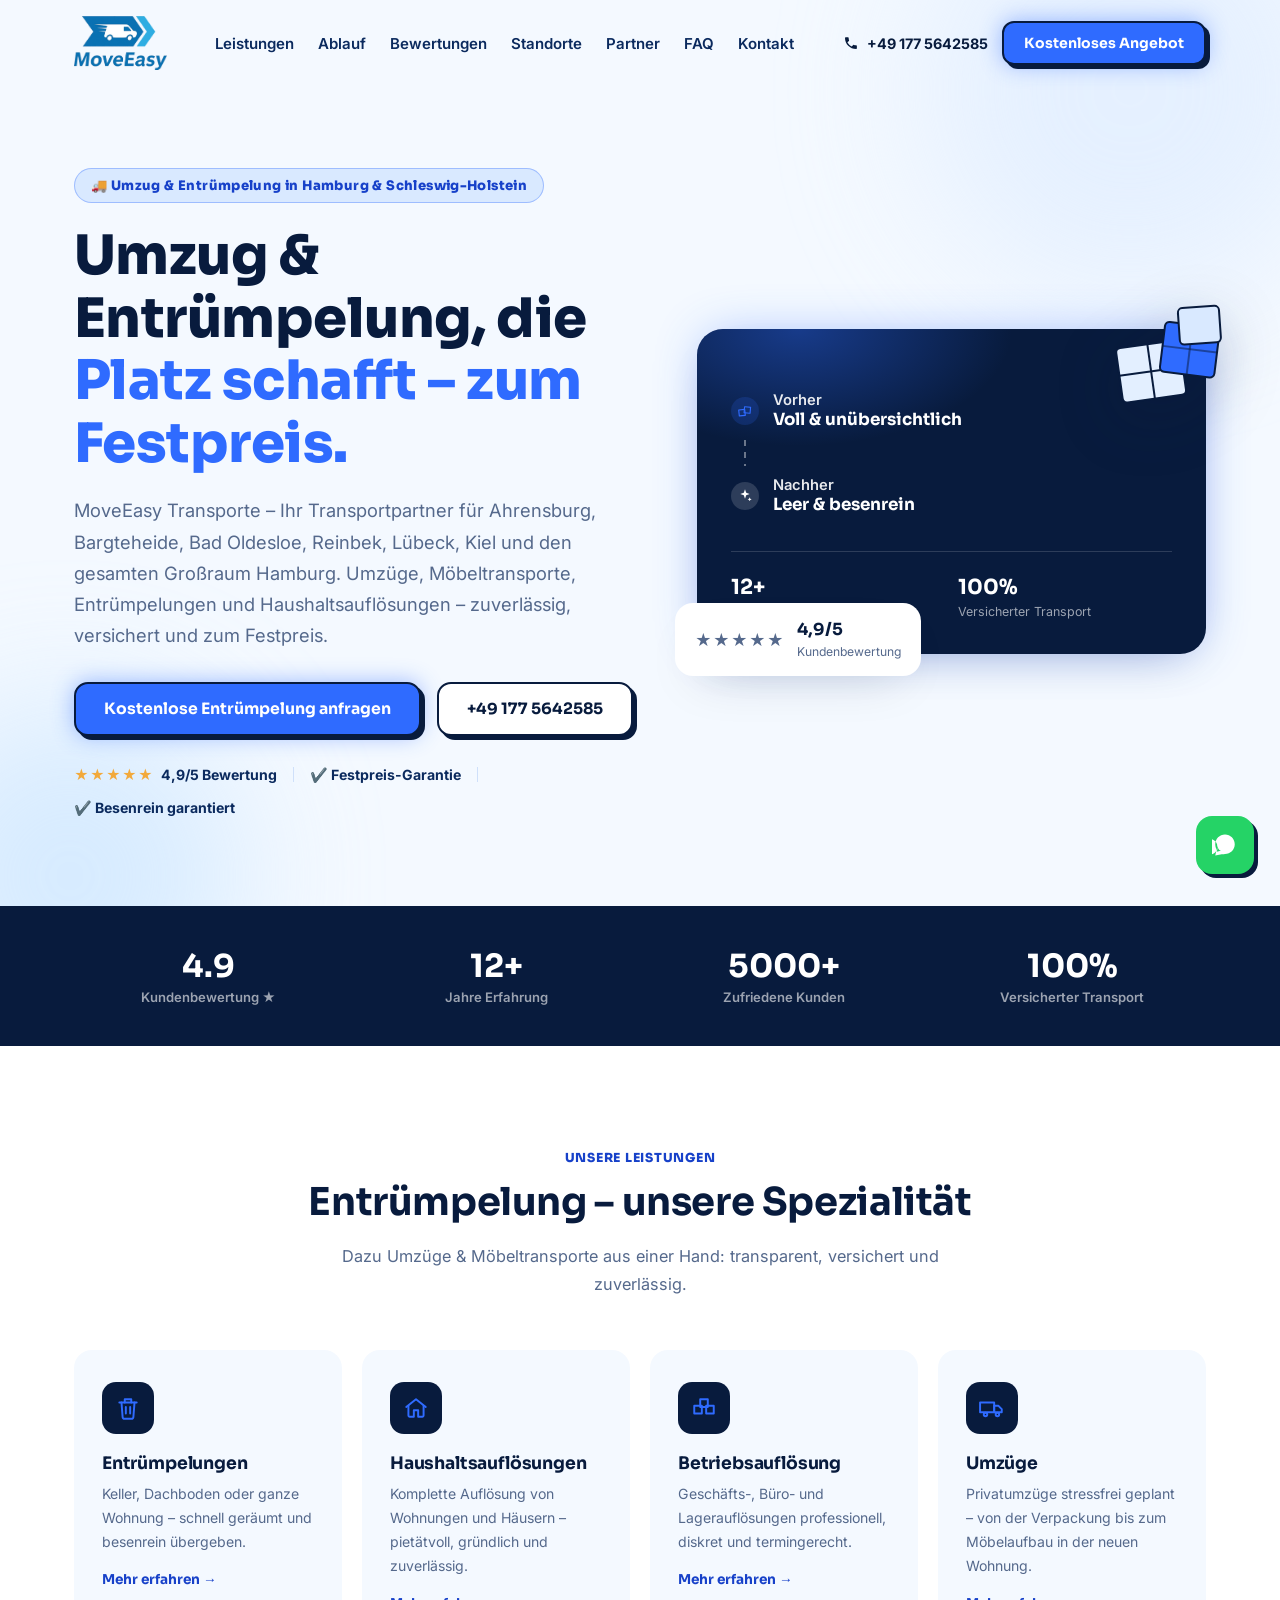
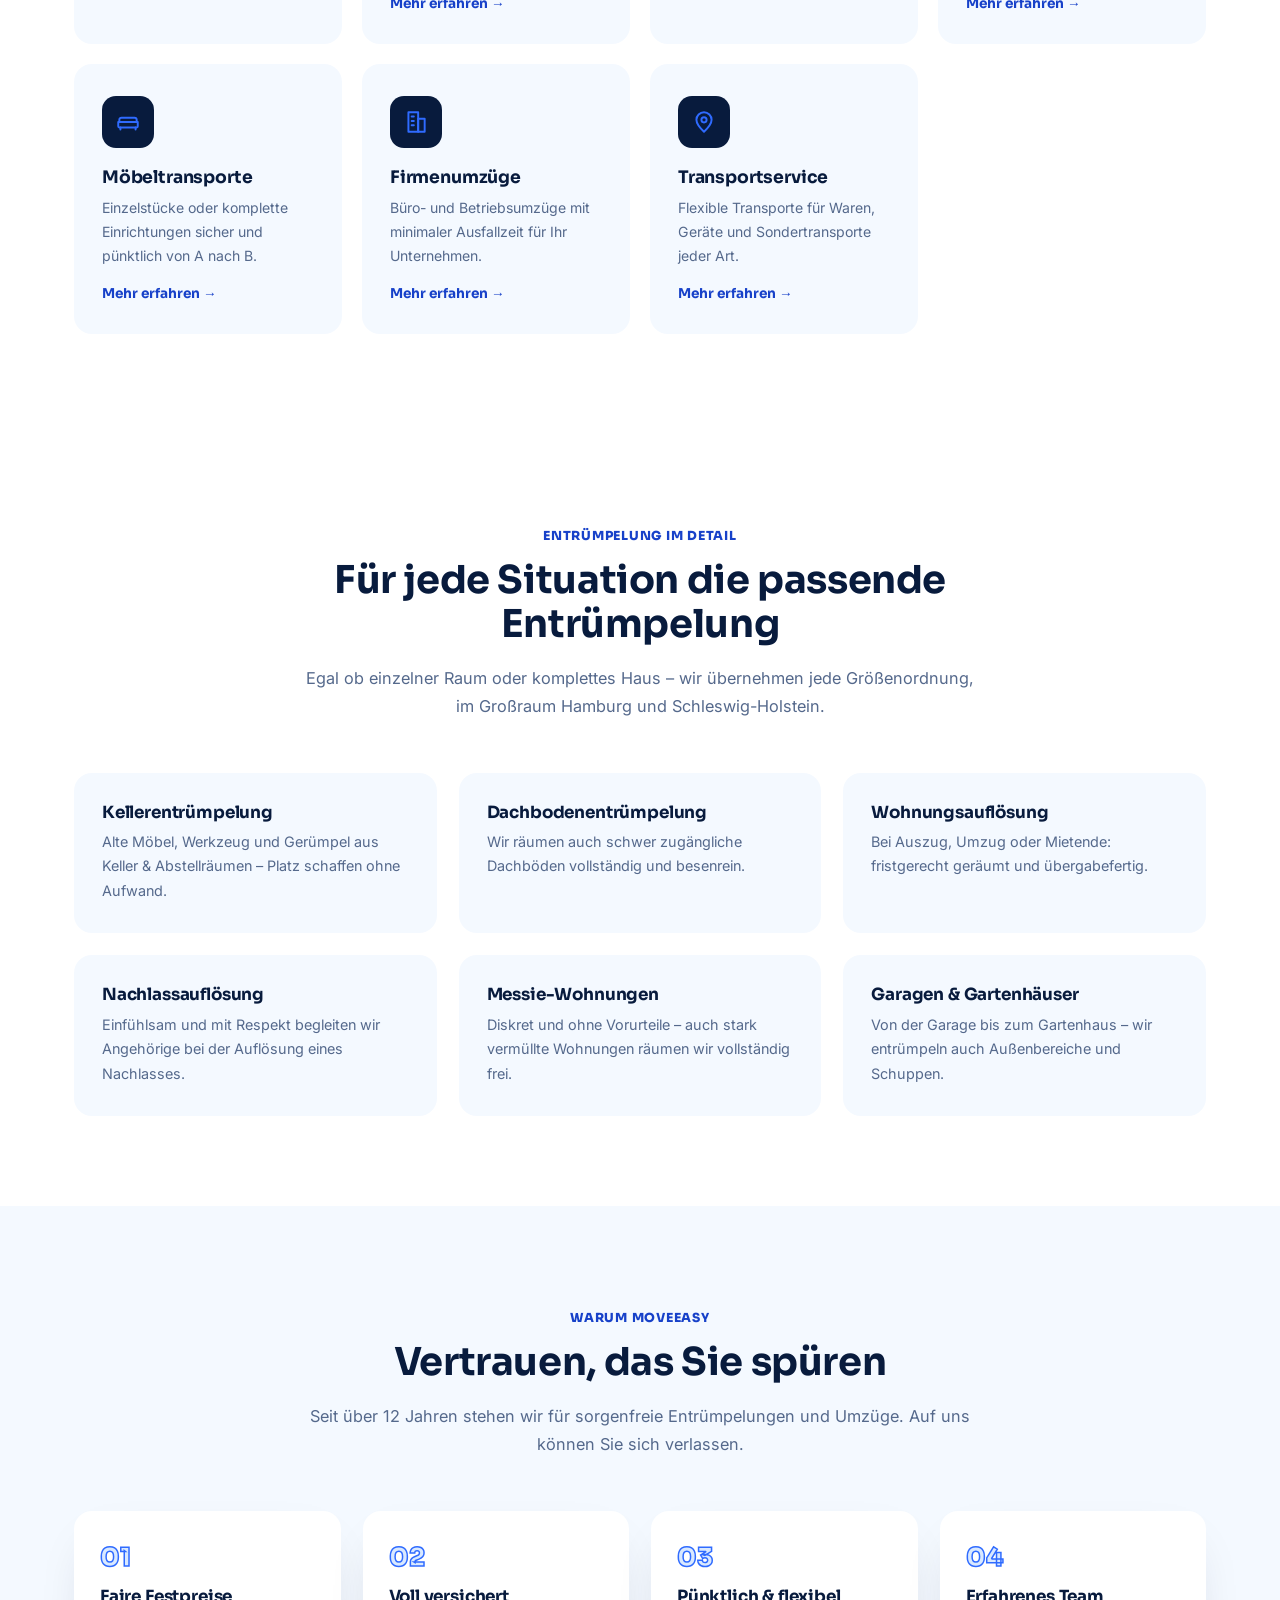
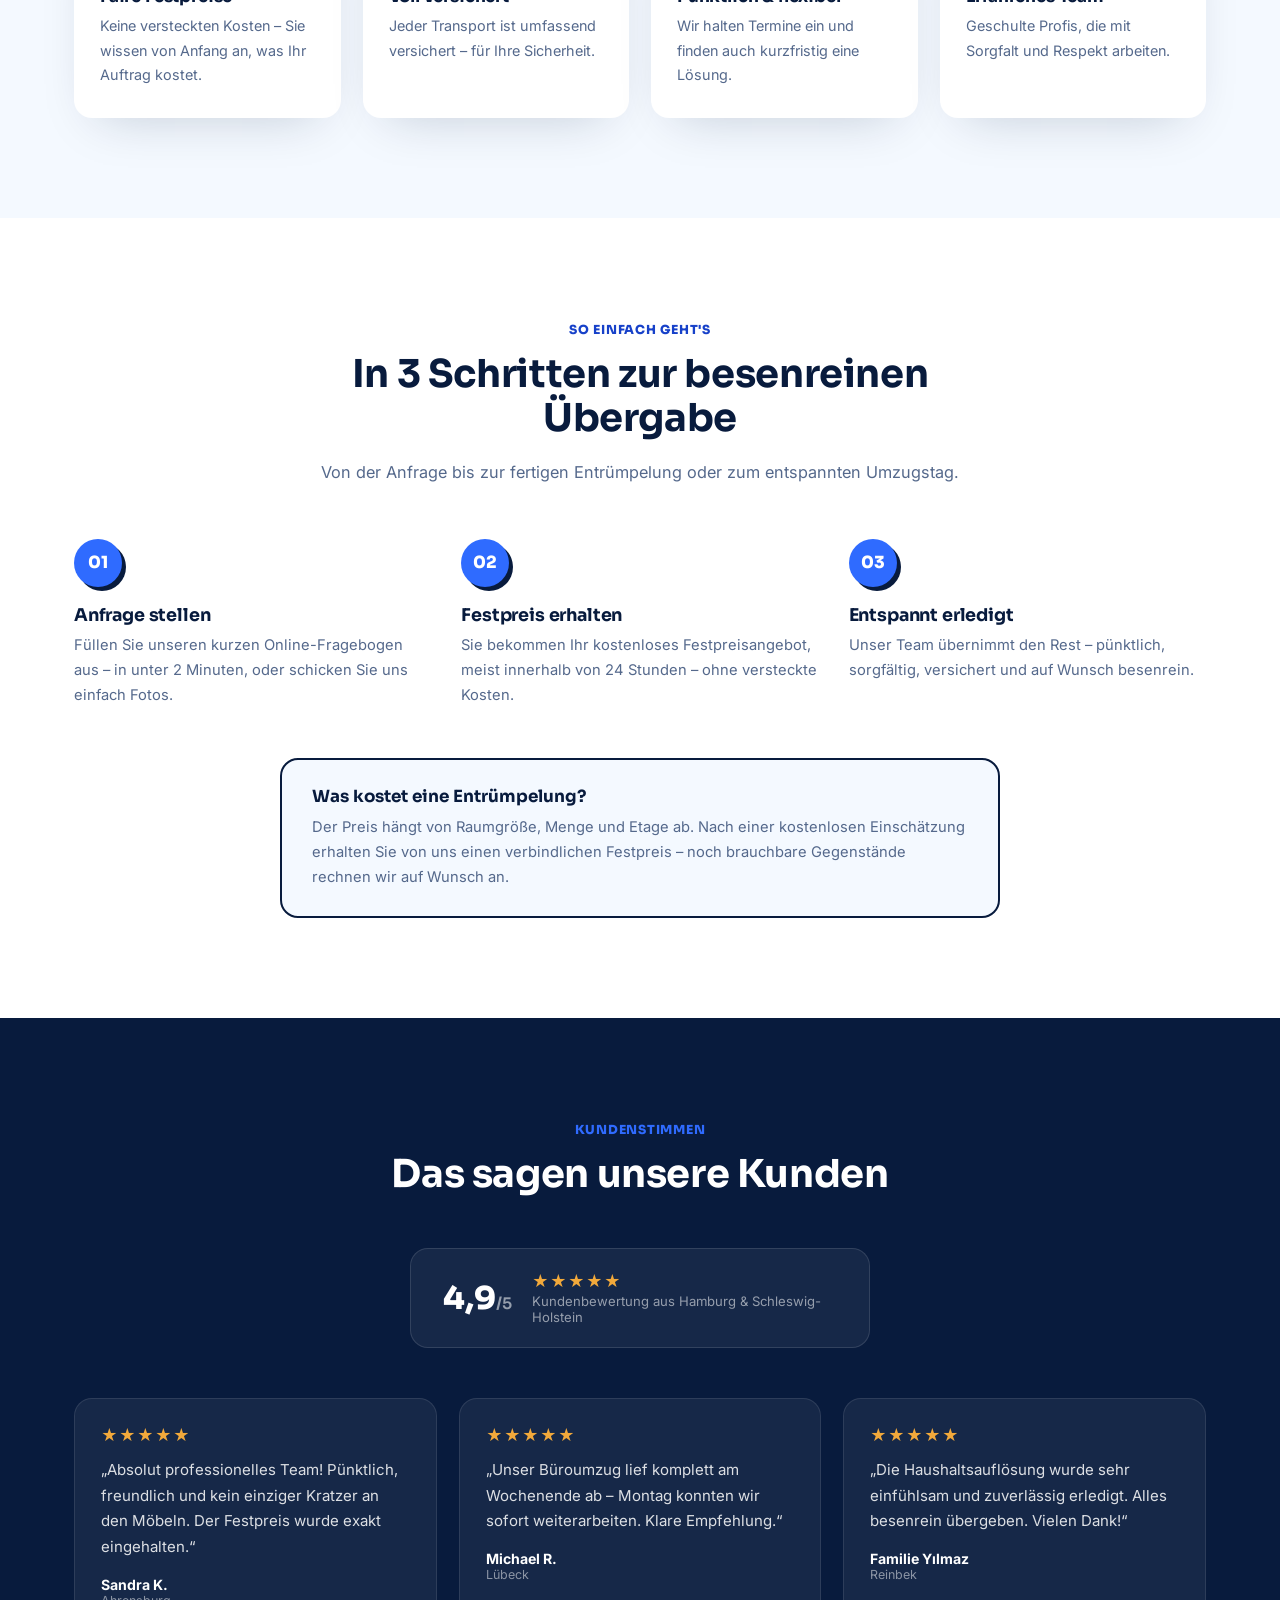
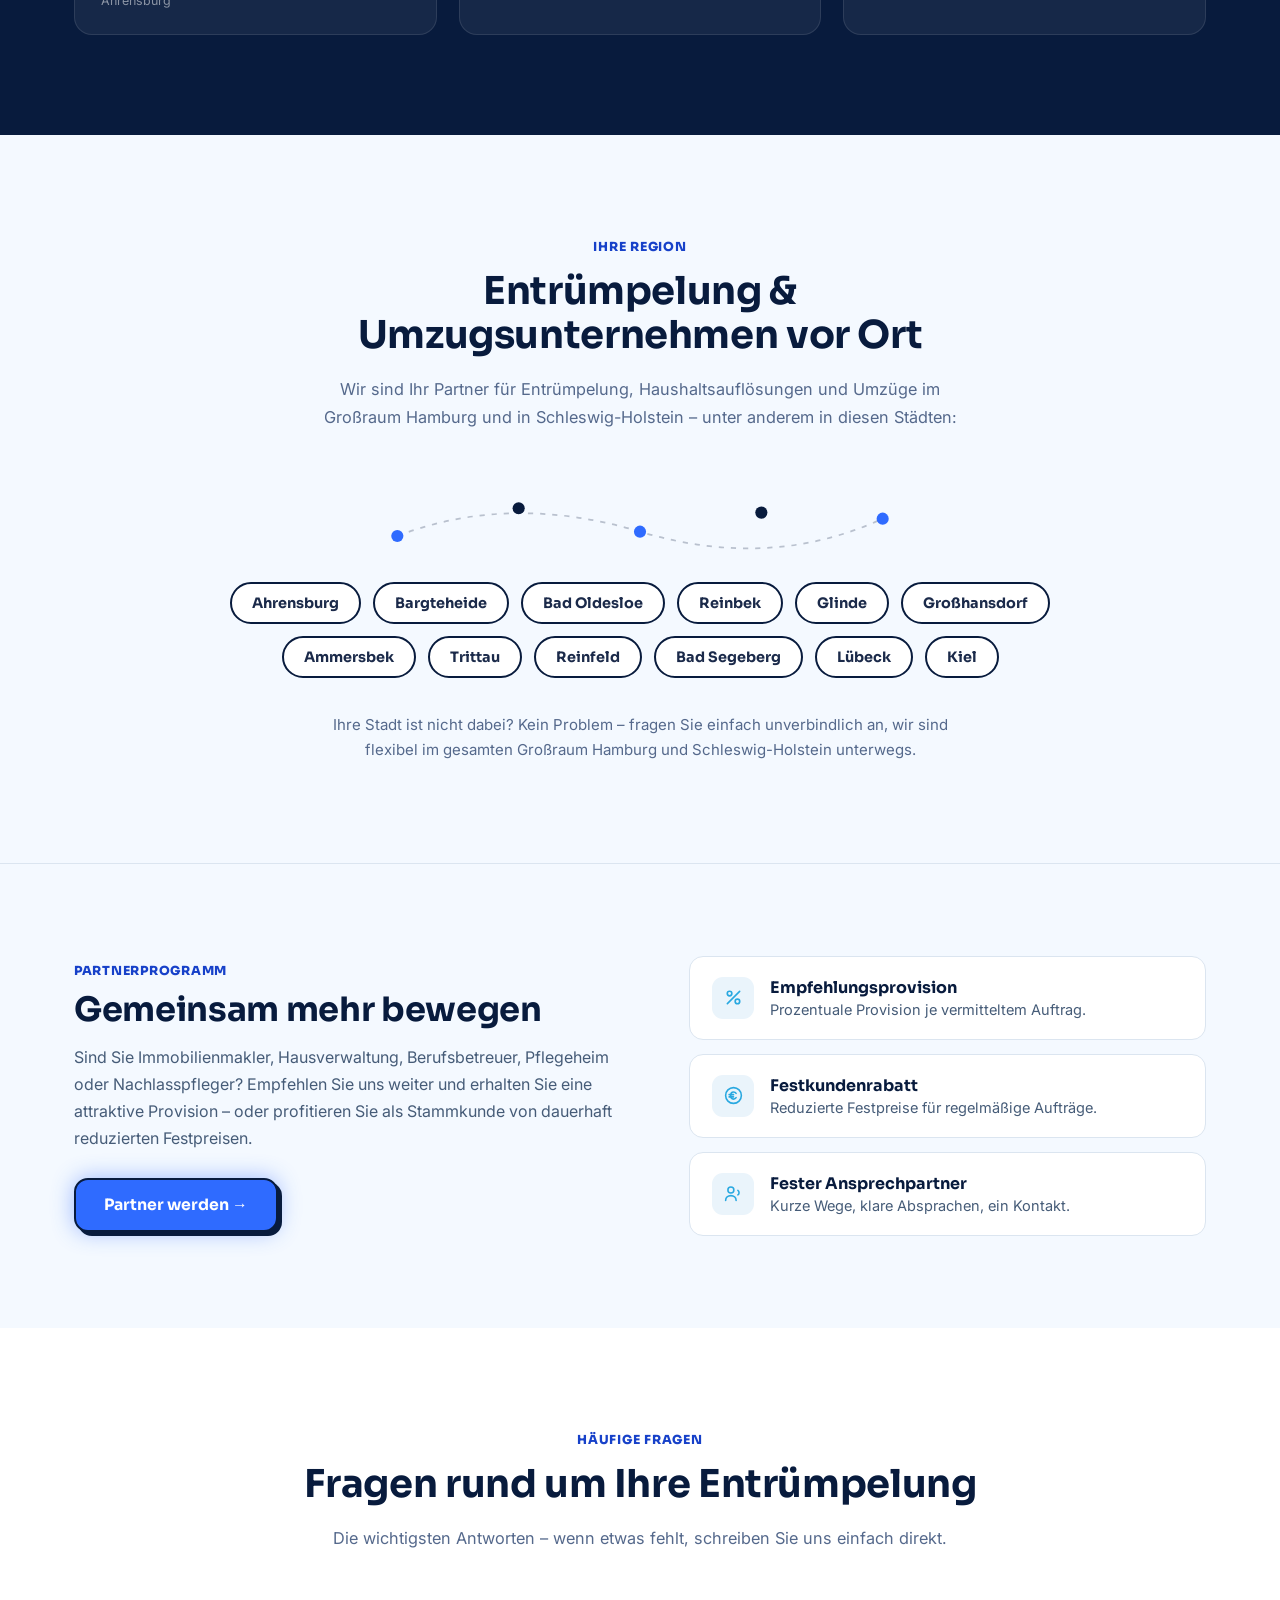
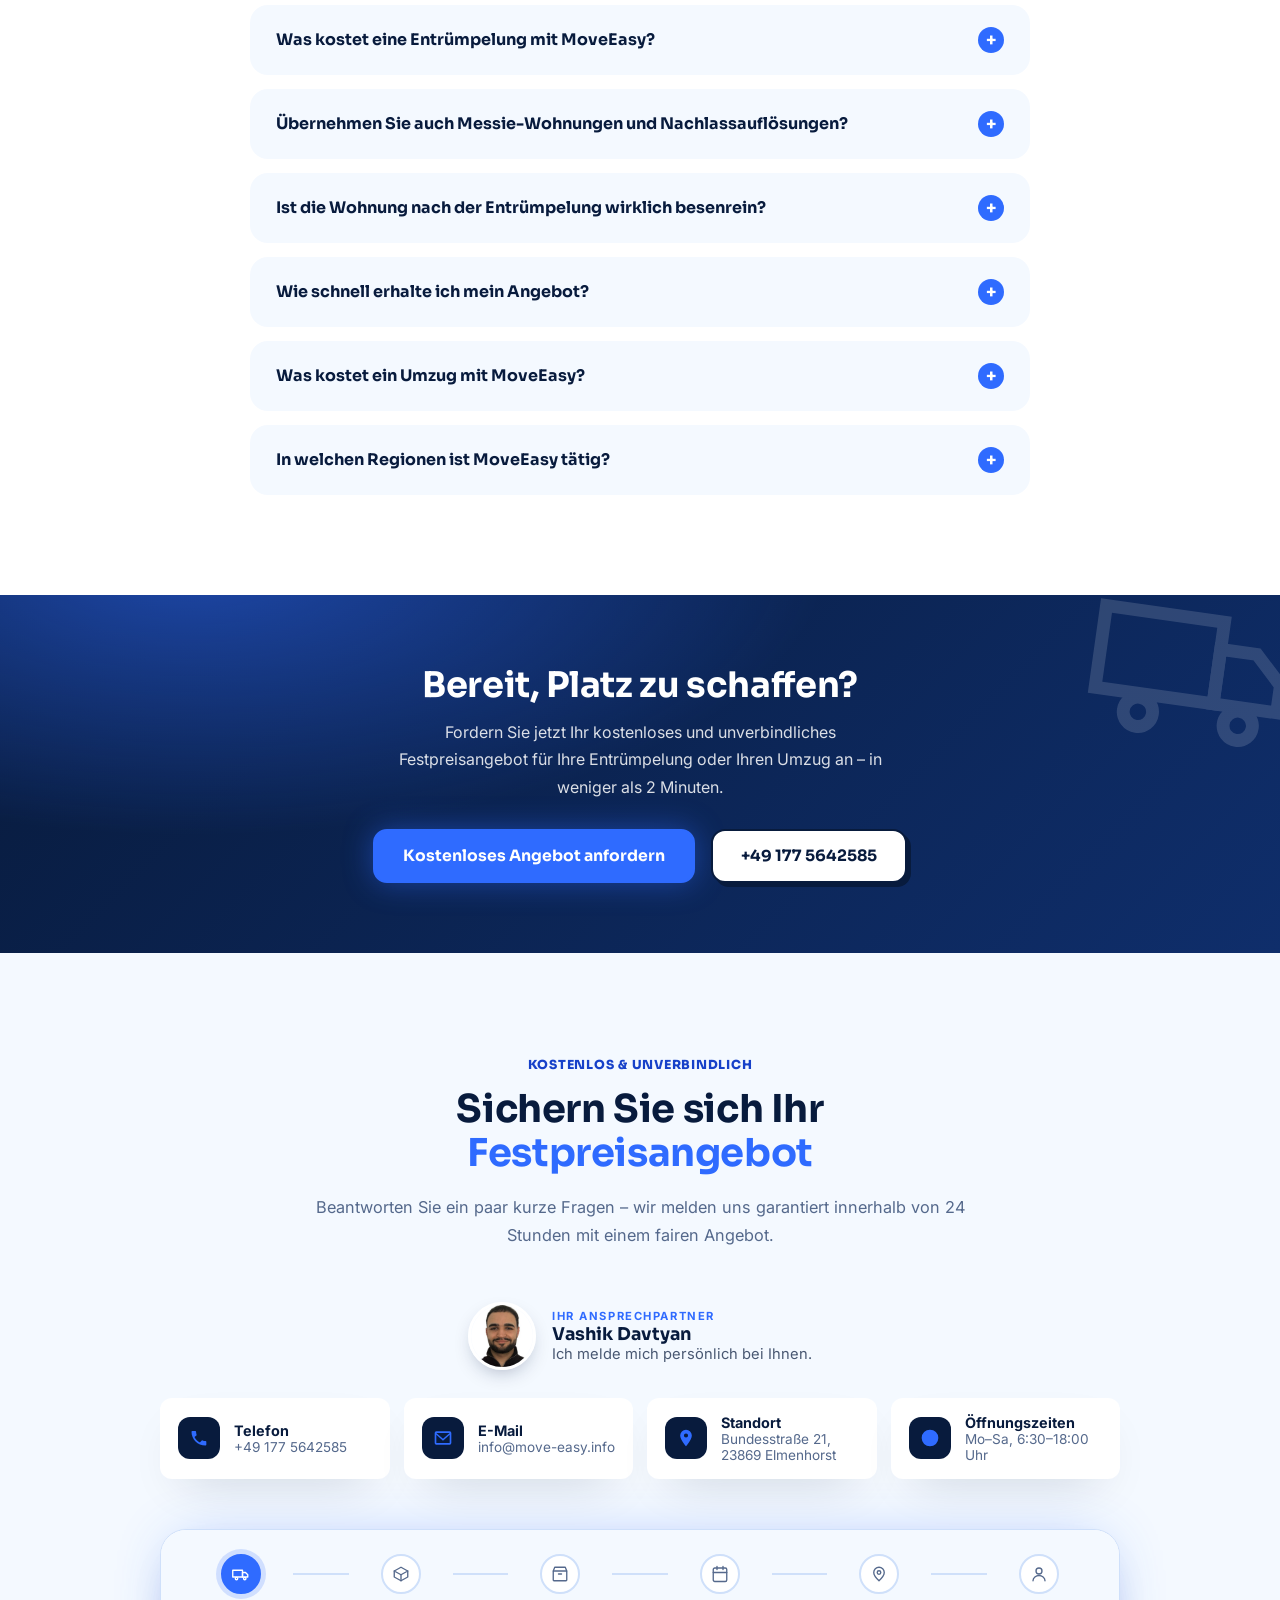
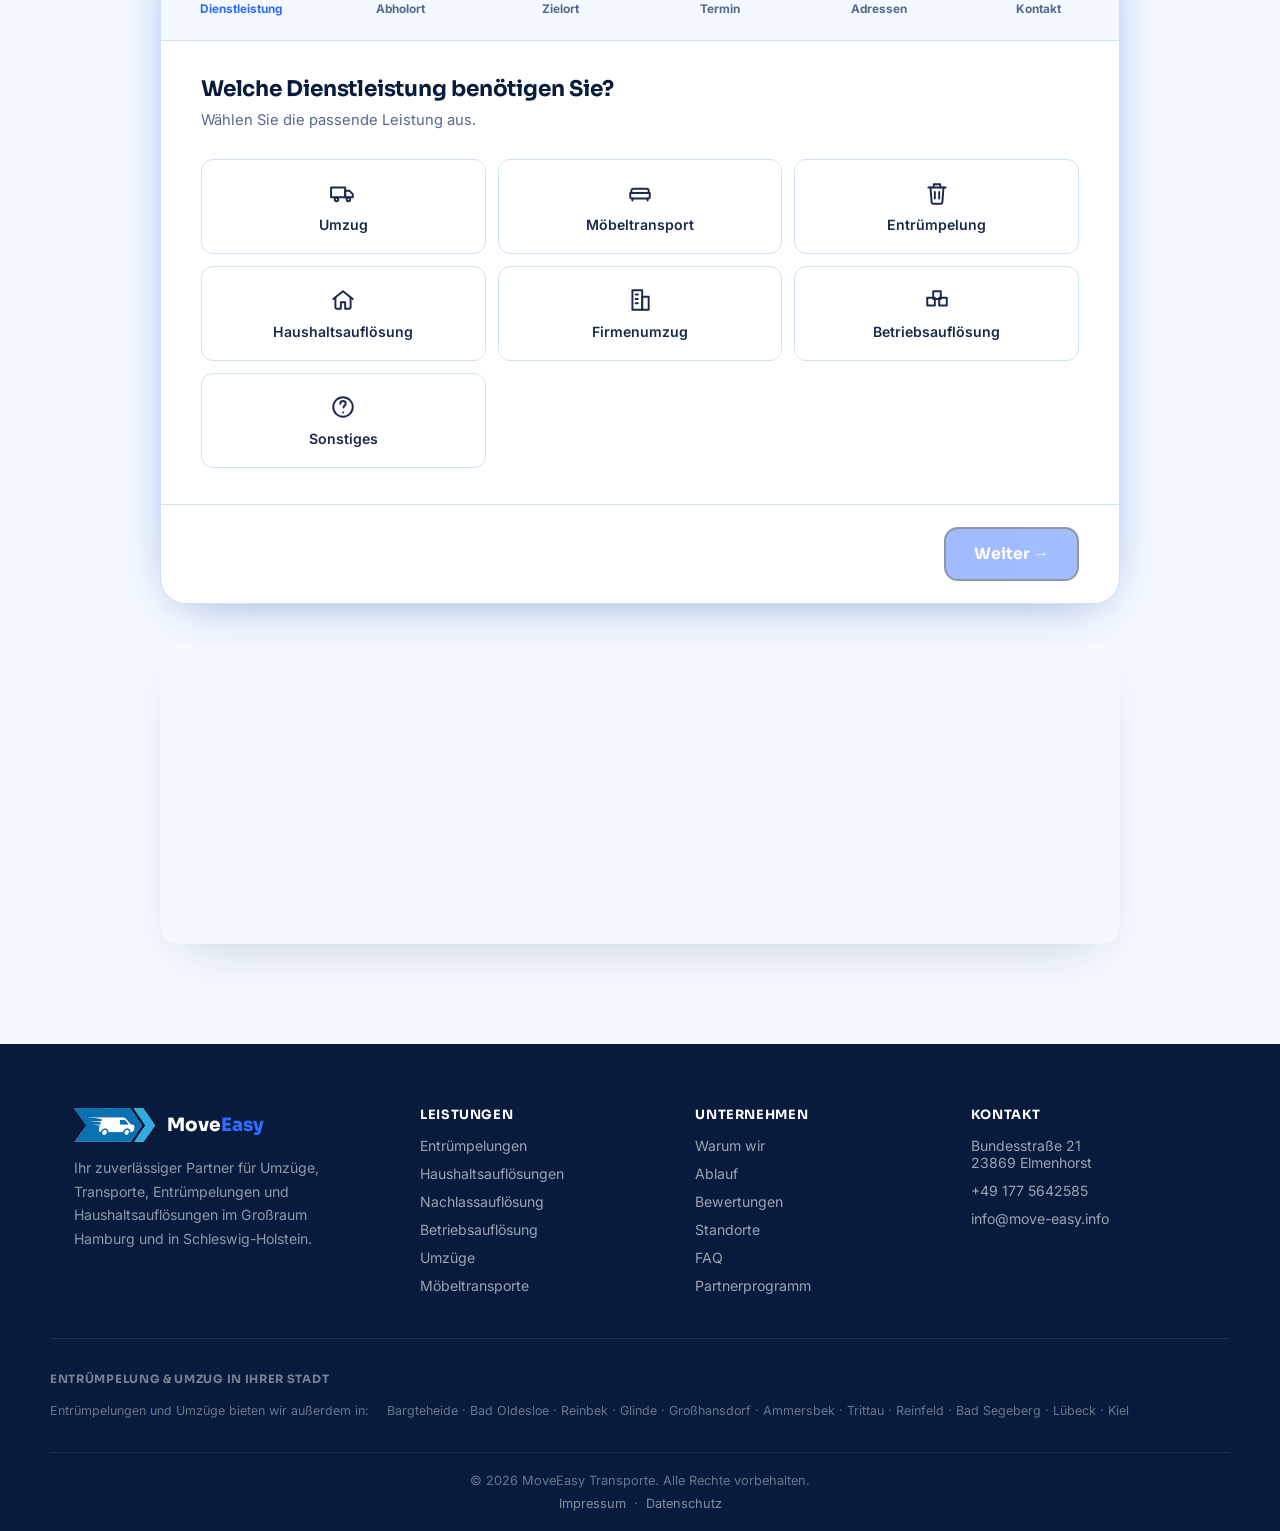
<file: index.html>
<!DOCTYPE html>
<html lang="de">
<head>
<meta charset="UTF-8">
<meta name="viewport" content="width=device-width, initial-scale=1.0, viewport-fit=cover">
<title>Umzug & Entrümpelung Ahrensburg, Hamburg & Schleswig-Holstein | MoveEasy Transporte</title>
<meta name="description" content="MoveEasy Transporte – Entrümpelung in Ahrensburg, Hamburg & Schleswig-Holstein: Haushaltsauflösung, Keller, Dachboden, Wohnung & Nachlass. Festpreis, besenrein, voll versichert. Dazu Umzüge & Möbeltransporte. Jetzt kostenloses Angebot in 2 Minuten.">
<meta name="keywords" content="Entrümpelung Ahrensburg, Entrümpelung Hamburg, Haushaltsauflösung, Kellerentrümpelung, Wohnungsauflösung, Nachlassauflösung, Entrümpelung Kosten, Umzugsunternehmen Ahrensburg, Umzug Hamburg">
<link rel="icon" type="image/png" sizes="32x32" href="images/favicon-32.png">
<link rel="apple-touch-icon" href="images/apple-touch-icon.png">
<link rel="canonical" href="https://move-easy.info/">
<meta name="robots" content="index, follow">

<!-- Open Graph / Social Sharing -->
<meta property="og:type" content="website">
<meta property="og:locale" content="de_DE">
<meta property="og:site_name" content="MoveEasy Transporte">
<meta property="og:title" content="Entrümpelung Ahrensburg, Hamburg & Schleswig-Holstein | MoveEasy">
<meta property="og:description" content="Haushaltsauflösung, Keller, Dachboden & Nachlass – Festpreis, besenrein, voll versichert. Dazu Umzüge & Möbeltransporte. Jetzt kostenloses Angebot in 2 Minuten sichern.">
<meta property="og:url" content="https://move-easy.info/">
<meta name="twitter:card" content="summary">
<meta name="twitter:title" content="Entrümpelung Ahrensburg, Hamburg & Schleswig-Holstein | MoveEasy">
<meta name="twitter:description" content="Haushaltsauflösung, Keller, Dachboden & Nachlass – Festpreis, besenrein, voll versichert.">

<link rel="preconnect" href="https://fonts.googleapis.com">
<link rel="preconnect" href="https://fonts.gstatic.com" crossorigin>
<link href="https://fonts.googleapis.com/css2?family=Inter:wght@400;500;600;700;800&family=Sora:wght@600;700;800&display=swap" rel="stylesheet">
<link rel="stylesheet" href="styles.css?v=5">

<!-- Local Business structured data (Google SEO) -->
<script type="application/ld+json">
{
  "@context": "https://schema.org",
  "@type": "MovingCompany",
  "name": "MoveEasy Transporte",
  "url": "https://move-easy.info/",
  "telephone": "+491775642585",
  "email": "info@move-easy.info",
  "priceRange": "€€",
  "address": {
    "@type": "PostalAddress",
    "streetAddress": "Bundesstraße 21",
    "postalCode": "23869",
    "addressLocality": "Elmenhorst",
    "addressCountry": "DE"
  },
  "areaServed": ["Hamburg", "Ahrensburg", "Bargteheide", "Bad Oldesloe", "Reinbek", "Glinde", "Großhansdorf", "Ammersbek", "Trittau", "Reinfeld", "Bad Segeberg", "Lübeck", "Kiel", "Schleswig-Holstein"],
  "openingHoursSpecification": {
    "@type": "OpeningHoursSpecification",
    "dayOfWeek": ["Monday", "Tuesday", "Wednesday", "Thursday", "Friday", "Saturday"],
    "opens": "06:30",
    "closes": "18:00"
  },
  "makesOffer": [
    { "@type": "Offer", "itemOffered": { "@type": "Service", "name": "Entrümpelung", "serviceType": "Entrümpelung" } },
    { "@type": "Offer", "itemOffered": { "@type": "Service", "name": "Haushaltsauflösung", "serviceType": "Haushaltsauflösung" } },
    { "@type": "Offer", "itemOffered": { "@type": "Service", "name": "Kellerentrümpelung", "serviceType": "Kellerentrümpelung" } },
    { "@type": "Offer", "itemOffered": { "@type": "Service", "name": "Wohnungsauflösung", "serviceType": "Wohnungsauflösung" } },
    { "@type": "Offer", "itemOffered": { "@type": "Service", "name": "Nachlassauflösung", "serviceType": "Nachlassauflösung" } },
    { "@type": "Offer", "itemOffered": { "@type": "Service", "name": "Betriebsauflösung", "serviceType": "Betriebsauflösung" } },
    { "@type": "Offer", "itemOffered": { "@type": "Service", "name": "Umzüge", "serviceType": "Umzug" } },
    { "@type": "Offer", "itemOffered": { "@type": "Service", "name": "Möbeltransporte", "serviceType": "Möbeltransport" } },
    { "@type": "Offer", "itemOffered": { "@type": "Service", "name": "Firmenumzüge", "serviceType": "Firmenumzug" } },
    { "@type": "Offer", "itemOffered": { "@type": "Service", "name": "Transportservice", "serviceType": "Transportservice" } }
  ]
}
</script>

<!-- FAQ structured data (Google rich snippets) -->
<script type="application/ld+json">
{
  "@context": "https://schema.org",
  "@type": "FAQPage",
  "mainEntity": [
    {
      "@type": "Question",
      "name": "Was kostet eine Entrümpelung mit MoveEasy?",
      "acceptedAnswer": { "@type": "Answer", "text": "Der Preis richtet sich nach Raumgröße, Menge, Etage und Aufwand. Nach einer kostenlosen Einschätzung – vor Ort oder per Foto – erhalten Sie von uns einen transparenten Festpreis ohne versteckte Kosten." }
    },
    {
      "@type": "Question",
      "name": "Übernehmen Sie auch Messie-Wohnungen und Nachlassauflösungen?",
      "acceptedAnswer": { "@type": "Answer", "text": "Ja, wir übernehmen Messie-Wohnungen und Nachlassauflösungen diskret, einfühlsam und ohne Vorurteile – von der Räumung bis zur besenreinen Übergabe." }
    },
    {
      "@type": "Question",
      "name": "Ist die Wohnung nach der Entrümpelung wirklich besenrein?",
      "acceptedAnswer": { "@type": "Answer", "text": "Ja, das garantieren wir. So ist die Wohnung direkt bereit für Vermietung, Verkauf oder Neuanfang." }
    },
    {
      "@type": "Question",
      "name": "Wie schnell erhalte ich mein Angebot?",
      "acceptedAnswer": { "@type": "Answer", "text": "In der Regel innerhalb von 24 Stunden nach Ihrer Anfrage. Der Online-Fragebogen dauert weniger als 2 Minuten." }
    },
    {
      "@type": "Question",
      "name": "Was kostet ein Umzug mit MoveEasy?",
      "acceptedAnswer": { "@type": "Answer", "text": "Der Preis richtet sich nach Entfernung, Möbelmenge, Etage und Zusatzleistungen wie Montage. Nach einer kurzen kostenlosen Einschätzung erhalten Sie von uns einen transparenten Festpreis ohne versteckte Kosten." }
    },
    {
      "@type": "Question",
      "name": "In welchen Regionen ist MoveEasy tätig?",
      "acceptedAnswer": { "@type": "Answer", "text": "Wir sind im gesamten Großraum Hamburg und in Schleswig-Holstein tätig, unter anderem in Ahrensburg, Bargteheide, Bad Oldesloe, Reinbek, Glinde, Großhansdorf, Ammersbek, Trittau, Reinfeld, Bad Segeberg, Lübeck und Kiel." }
    }
  ]
}
</script>
</head>
<body>

<!-- ===== SVG sprite (logo mark, reused in header & footer) ===== -->
<svg width="0" height="0" style="position:absolute" aria-hidden="true">
  <symbol id="logo-mark" viewBox="0 0 24 24" fill="none" stroke="currentColor" stroke-width="1.8" stroke-linecap="round" stroke-linejoin="round">
    <path d="M3 9l9-5 9 5"/>
    <path d="M3 9v9a1 1 0 001 1h16a1 1 0 001-1V9"/>
    <path d="M3 9l9 5 9-5"/>
    <path d="M12 14v6"/>
  </symbol>
</svg>

<!-- ===== Progress bar ===== -->
<div class="scroll-progress" id="scrollProgress"></div>

<!-- ===== Header / Nav ===== -->
<header class="site-header" id="siteHeader">
  <div class="container header-inner">
    <a href="#hero" class="brand" aria-label="MoveEasy – Startseite">
      <img src="images/logo-moveeasy.png" alt="MoveEasy" class="brand-logo" width="227" height="132">
    </a>
    <nav class="main-nav" id="mainNav">
      <a href="#leistungen" class="nav-link">Leistungen</a>
      <a href="#ablauf" class="nav-link">Ablauf</a>
      <a href="#bewertungen" class="nav-link">Bewertungen</a>
      <a href="#standorte" class="nav-link">Standorte</a>
      <a href="#partnerprogramm" class="nav-link">Partner</a>
      <a href="#faq" class="nav-link">FAQ</a>
      <a href="#kontakt" class="nav-link">Kontakt</a>
    </nav>
    <div class="header-actions">
      <a href="tel:+491775642585" class="header-phone">
        <svg viewBox="0 0 24 24" width="16" height="16"><path fill="currentColor" d="M6.6 10.8c1.4 2.8 3.7 5.1 6.5 6.5l2.2-2.2c.3-.3.7-.4 1-.2 1.1.4 2.3.6 3.5.6.6 0 1 .4 1 1V20c0 .6-.4 1-1 1C10.4 21 3 13.6 3 4.5c0-.6.4-1 1-1h3.5c.6 0 1 .4 1 1 0 1.2.2 2.4.6 3.5.1.3 0 .7-.2 1L6.6 10.8z"/></svg>
        <span>+49 177 5642585</span>
      </a>
      <a href="#kontakt" class="btn btn-primary btn-sm">Kostenloses Angebot</a>
    </div>
    <button class="nav-toggle" id="navToggle" aria-label="Menü öffnen" aria-expanded="false">
      <span></span><span></span><span></span>
    </button>
  </div>
</header>

<!-- ===== HERO ===== -->
<section class="hero" id="hero">
  <div class="hero-blob blob-1"></div>
  <div class="hero-blob blob-2"></div>
  <div class="container hero-grid">
    <div class="hero-text">
      <span class="eyebrow reveal">🚚 Umzug &amp; Entrümpelung in Hamburg &amp; Schleswig-Holstein</span>
      <h1 class="hero-title reveal">Umzug &amp; Entrümpelung, die <span class="hl">Platz schafft – zum Festpreis.</span></h1>
      <p class="hero-sub reveal">MoveEasy Transporte – Ihr Transportpartner für Ahrensburg, Bargteheide, Bad Oldesloe, Reinbek, Lübeck, Kiel und den gesamten Großraum Hamburg. Umzüge, Möbeltransporte, Entrümpelungen und Haushaltsauflösungen – zuverlässig, versichert und zum Festpreis.</p>

      <div class="hero-cta-row reveal">
        <a href="#kontakt" class="btn btn-primary">Kostenlose Entrümpelung anfragen</a>
        <a href="tel:+491775642585" class="btn btn-outline">+49 177 5642585</a>
      </div>

      <div class="hero-trust reveal">
        <div class="trust-item"><span class="stars" aria-hidden="true">★★★★★</span><span>4,9/5 Bewertung</span></div>
        <div class="trust-sep"></div>
        <div class="trust-item">✔️ Festpreis-Garantie</div>
        <div class="trust-sep"></div>
        <div class="trust-item">✔️ Besenrein garantiert</div>
      </div>
    </div>

    <div class="hero-visual reveal">
      <div class="hero-card">
        <div class="hero-route">
          <div class="route-line">
            <div class="route-point">
              <span class="route-icon" aria-hidden="true">
                <svg viewBox="0 0 24 24" width="16" height="16" fill="none" stroke="currentColor" stroke-width="1.7" stroke-linecap="round" stroke-linejoin="round"><rect x="3" y="10" width="9" height="9" transform="rotate(-6 7.5 14.5)"/><rect x="11" y="6" width="9" height="9" transform="rotate(5 15.5 10.5)"/></svg>
              </span>
              <span class="route-label">Vorher<strong>Voll &amp; unübersichtlich</strong></span>
            </div>
            <div class="route-connector"></div>
            <div class="route-point">
              <span class="route-icon end" aria-hidden="true">
                <svg viewBox="0 0 24 24" width="16" height="16" fill="currentColor"><path d="M12 2l1.8 5.2L19 9l-5.2 1.8L12 16l-1.8-5.2L5 9l5.2-1.8L12 2z"/><path d="M19 14l.9 2.1L22 17l-2.1.9L19 20l-.9-2.1L16 17l2.1-.9L19 14z"/></svg>
              </span>
              <span class="route-label">Nachher<strong>Leer &amp; besenrein</strong></span>
            </div>
          </div>
        </div>
        <div class="hero-card-stats">
          <div class="hero-card-stat"><strong>12+</strong><span>Jahre Erfahrung</span></div>
          <div class="hero-card-stat"><strong>100%</strong><span>Versicherter Transport</span></div>
        </div>
      </div>
      <div class="hero-float-badge">
        <span class="stars" aria-hidden="true">★★★★★</span>
        <div>
          <strong>4,9/5</strong>
          <span>Kundenbewertung</span>
        </div>
      </div>
      <svg class="hero-float-boxes" viewBox="0 0 140 140" width="128" height="128" aria-hidden="true">
        <g transform="rotate(-8 55 90)">
          <rect x="15" y="55" width="70" height="60" rx="5" fill="#E3EFFF" stroke="#081B3D" stroke-width="2.2"/>
          <line x1="15" y1="85" x2="85" y2="85" stroke="#081B3D" stroke-width="2.2"/>
          <line x1="50" y1="55" x2="50" y2="115" stroke="#081B3D" stroke-width="2.2"/>
        </g>
        <g transform="rotate(7 95 75)">
          <rect x="60" y="35" width="60" height="55" rx="5" fill="#2F6BFF" stroke="#081B3D" stroke-width="2.2"/>
          <line x1="60" y1="62" x2="120" y2="62" stroke="#081B3D" stroke-width="2.2" opacity=".5"/>
          <line x1="90" y1="35" x2="90" y2="90" stroke="#081B3D" stroke-width="2.2" opacity=".5"/>
        </g>
        <g transform="rotate(-4 105 40)">
          <rect x="80" y="15" width="45" height="40" rx="5" fill="#D9E9FF" stroke="#081B3D" stroke-width="2.2"/>
        </g>
      </svg>
    </div>
  </div>
</section>

<!-- ===== TRUST STRIP ===== -->
<section class="trust-strip">
  <div class="container trust-strip-grid">
    <div class="trust-strip-item"><strong data-count="4.9" data-decimals="1">0</strong><span>Kundenbewertung ★</span></div>
    <div class="trust-strip-item"><strong data-count="12" data-suffix="+">0</strong><span>Jahre Erfahrung</span></div>
    <div class="trust-strip-item"><strong data-count="5000" data-suffix="+">0</strong><span>Zufriedene Kunden</span></div>
    <div class="trust-strip-item"><strong data-count="100" data-suffix="%">0</strong><span>Versicherter Transport</span></div>
  </div>
</section>

<!-- ===== LEISTUNGEN ===== -->
<section class="services" id="leistungen">
  <div class="container">
    <div class="section-head reveal">
      <span class="kicker">Unsere Leistungen</span>
      <h2>Entrümpelung – unsere Spezialität</h2>
      <p class="section-sub">Dazu Umzüge &amp; Möbeltransporte aus einer Hand: transparent, versichert und zuverlässig.</p>
    </div>

    <div class="service-grid">
      <div class="service-card reveal" id="entruempelungen">
        <div class="service-icon"><svg viewBox="0 0 24 24" fill="none" stroke="currentColor" stroke-width="1.8" stroke-linecap="round" stroke-linejoin="round"><path d="M4 7h16"/><path d="M9 7V4h6v3"/><path d="M6 7l1 13a2 2 0 002 2h6a2 2 0 002-2l1-13"/><path d="M10 11v6M14 11v6"/></svg></div>
        <h3>Entrümpelungen</h3>
        <p>Keller, Dachboden oder ganze Wohnung – schnell geräumt und besenrein übergeben.</p>
        <a href="https://wa.me/491775642585?text=Hallo%20MoveEasy%2C%20ich%20interessiere%20mich%20f%C3%BCr%20eine%20Entr%C3%BCmpelung." target="_blank" rel="noopener" class="btn-link">Mehr erfahren →</a>
      </div>
      <div class="service-card reveal" id="haushaltsaufloesungen">
        <div class="service-icon"><svg viewBox="0 0 24 24" fill="none" stroke="currentColor" stroke-width="1.8" stroke-linecap="round" stroke-linejoin="round"><path d="M3 11l9-7 9 7"/><path d="M5 10v9a1 1 0 001 1h4v-6h4v6h4a1 1 0 001-1v-9"/></svg></div>
        <h3>Haushaltsauflösungen</h3>
        <p>Komplette Auflösung von Wohnungen und Häusern – pietätvoll, gründlich und zuverlässig.</p>
        <a href="https://wa.me/491775642585?text=Hallo%20MoveEasy%2C%20ich%20interessiere%20mich%20f%C3%BCr%20eine%20Haushaltsaufl%C3%B6sung." target="_blank" rel="noopener" class="btn-link">Mehr erfahren →</a>
      </div>
      <div class="service-card reveal" id="betriebsaufloesung">
        <div class="service-icon"><svg viewBox="0 0 24 24" fill="none" stroke="currentColor" stroke-width="1.8" stroke-linecap="round" stroke-linejoin="round"><rect x="3" y="10" width="7" height="7"/><rect x="14" y="10" width="7" height="7"/><rect x="8.5" y="4" width="7" height="7"/></svg></div>
        <h3>Betriebsauflösung</h3>
        <p>Geschäfts-, Büro- und Lagerauflösungen professionell, diskret und termingerecht.</p>
        <a href="https://wa.me/491775642585?text=Hallo%20MoveEasy%2C%20ich%20interessiere%20mich%20f%C3%BCr%20eine%20Betriebsaufl%C3%B6sung." target="_blank" rel="noopener" class="btn-link">Mehr erfahren →</a>
      </div>
      <div class="service-card reveal" id="umzuege">
        <div class="service-icon"><svg viewBox="0 0 24 24" fill="none" stroke="currentColor" stroke-width="1.8" stroke-linecap="round" stroke-linejoin="round"><rect x="1" y="7" width="13" height="9"/><path d="M14 10h4l3 3v3h-7z"/><circle cx="6" cy="18" r="1.6"/><circle cx="17" cy="18" r="1.6"/></svg></div>
        <h3>Umzüge</h3>
        <p>Privatumzüge stressfrei geplant – von der Verpackung bis zum Möbelaufbau in der neuen Wohnung.</p>
        <a href="https://wa.me/491775642585?text=Hallo%20MoveEasy%2C%20ich%20interessiere%20mich%20f%C3%BCr%20einen%20Umzug." target="_blank" rel="noopener" class="btn-link">Mehr erfahren →</a>
      </div>
      <div class="service-card reveal" id="moebeltransporte">
        <div class="service-icon"><svg viewBox="0 0 24 24" fill="none" stroke="currentColor" stroke-width="1.8" stroke-linecap="round" stroke-linejoin="round"><path d="M4 12v-2a2 2 0 012-2h12a2 2 0 012 2v2"/><path d="M3 12h18v4a1 1 0 01-1 1H4a1 1 0 01-1-1v-4z"/><path d="M5 17v2M19 17v2"/></svg></div>
        <h3>Möbeltransporte</h3>
        <p>Einzelstücke oder komplette Einrichtungen sicher und pünktlich von A nach B.</p>
        <a href="https://wa.me/491775642585?text=Hallo%20MoveEasy%2C%20ich%20interessiere%20mich%20f%C3%BCr%20einen%20M%C3%B6beltransport." target="_blank" rel="noopener" class="btn-link">Mehr erfahren →</a>
      </div>
      <div class="service-card reveal" id="firmenumzuege">
        <div class="service-icon"><svg viewBox="0 0 24 24" fill="none" stroke="currentColor" stroke-width="1.8" stroke-linecap="round" stroke-linejoin="round"><rect x="5" y="3" width="9" height="18"/><rect x="14" y="9" width="6" height="12"/><path d="M8 7h2M8 11h2M8 15h2"/></svg></div>
        <h3>Firmenumzüge</h3>
        <p>Büro- und Betriebsumzüge mit minimaler Ausfallzeit für Ihr Unternehmen.</p>
        <a href="https://wa.me/491775642585?text=Hallo%20MoveEasy%2C%20ich%20interessiere%20mich%20f%C3%BCr%20einen%20Firmenumzug." target="_blank" rel="noopener" class="btn-link">Mehr erfahren →</a>
      </div>
      <div class="service-card reveal" id="transportservice">
        <div class="service-icon"><svg viewBox="0 0 24 24" fill="none" stroke="currentColor" stroke-width="1.8" stroke-linecap="round" stroke-linejoin="round"><path d="M12 21s-7-6.5-7-11a7 7 0 0114 0c0 4.5-7 11-7 11z"/><circle cx="12" cy="10" r="2.4"/></svg></div>
        <h3>Transportservice</h3>
        <p>Flexible Transporte für Waren, Geräte und Sondertransporte jeder Art.</p>
        <a href="https://wa.me/491775642585?text=Hallo%20MoveEasy%2C%20ich%20interessiere%20mich%20f%C3%BCr%20den%20Transportservice." target="_blank" rel="noopener" class="btn-link">Mehr erfahren →</a>
      </div>
    </div>
  </div>
</section>

<!-- ===== ENTRÜMPELUNG IM DETAIL ===== -->
<section class="subservices" id="entruempelung-detail">
  <div class="container">
    <div class="section-head reveal">
      <span class="kicker">Entrümpelung im Detail</span>
      <h2>Für jede Situation die passende Entrümpelung</h2>
      <p class="section-sub">Egal ob einzelner Raum oder komplettes Haus – wir übernehmen jede Größenordnung, im Großraum Hamburg und Schleswig-Holstein.</p>
    </div>
    <div class="subservice-grid">
      <div class="subservice-card reveal" id="kellerentruempelung">
        <h3>Kellerentrümpelung</h3>
        <p>Alte Möbel, Werkzeug und Gerümpel aus Keller &amp; Abstellräumen – Platz schaffen ohne Aufwand.</p>
      </div>
      <div class="subservice-card reveal" id="dachbodenentruempelung">
        <h3>Dachbodenentrümpelung</h3>
        <p>Wir räumen auch schwer zugängliche Dachböden vollständig und besenrein.</p>
      </div>
      <div class="subservice-card reveal" id="wohnungsaufloesung">
        <h3>Wohnungsauflösung</h3>
        <p>Bei Auszug, Umzug oder Mietende: fristgerecht geräumt und übergabefertig.</p>
      </div>
      <div class="subservice-card reveal" id="nachlassaufloesung">
        <h3>Nachlassauflösung</h3>
        <p>Einfühlsam und mit Respekt begleiten wir Angehörige bei der Auflösung eines Nachlasses.</p>
      </div>
      <div class="subservice-card reveal" id="messie-wohnung">
        <h3>Messie-Wohnungen</h3>
        <p>Diskret und ohne Vorurteile – auch stark vermüllte Wohnungen räumen wir vollständig frei.</p>
      </div>
      <div class="subservice-card reveal">
        <h3>Garagen &amp; Gartenhäuser</h3>
        <p>Von der Garage bis zum Gartenhaus – wir entrümpeln auch Außenbereiche und Schuppen.</p>
      </div>
    </div>
  </div>
</section>

<!-- ===== WARUM MOVEEASY ===== -->
<section class="why" id="warum">
  <div class="container">
    <div class="section-head reveal">
      <span class="kicker">Warum MoveEasy</span>
      <h2>Vertrauen, das Sie spüren</h2>
      <p class="section-sub">Seit über 12 Jahren stehen wir für sorgenfreie Entrümpelungen und Umzüge. Auf uns können Sie sich verlassen.</p>
    </div>
    <div class="why-grid">
      <div class="why-card reveal">
        <span class="why-num">01</span>
        <h3>Faire Festpreise</h3>
        <p>Keine versteckten Kosten – Sie wissen von Anfang an, was Ihr Auftrag kostet.</p>
      </div>
      <div class="why-card reveal">
        <span class="why-num">02</span>
        <h3>Voll versichert</h3>
        <p>Jeder Transport ist umfassend versichert – für Ihre Sicherheit.</p>
      </div>
      <div class="why-card reveal">
        <span class="why-num">03</span>
        <h3>Pünktlich &amp; flexibel</h3>
        <p>Wir halten Termine ein und finden auch kurzfristig eine Lösung.</p>
      </div>
      <div class="why-card reveal">
        <span class="why-num">04</span>
        <h3>Erfahrenes Team</h3>
        <p>Geschulte Profis, die mit Sorgfalt und Respekt arbeiten.</p>
      </div>
    </div>
  </div>
</section>

<!-- ===== ABLAUF ===== -->
<section class="process" id="ablauf">
  <div class="container">
    <div class="section-head reveal">
      <span class="kicker">So einfach geht's</span>
      <h2>In 3 Schritten zur besenreinen Übergabe</h2>
      <p class="section-sub">Von der Anfrage bis zur fertigen Entrümpelung oder zum entspannten Umzugstag.</p>
    </div>
    <div class="process-grid">
      <div class="process-step reveal">
        <span class="process-num">01</span>
        <h3>Anfrage stellen</h3>
        <p>Füllen Sie unseren kurzen Online-Fragebogen aus – in unter 2 Minuten, oder schicken Sie uns einfach Fotos.</p>
      </div>
      <div class="process-step reveal">
        <span class="process-num">02</span>
        <h3>Festpreis erhalten</h3>
        <p>Sie bekommen Ihr kostenloses Festpreisangebot, meist innerhalb von 24 Stunden – ohne versteckte Kosten.</p>
      </div>
      <div class="process-step reveal">
        <span class="process-num">03</span>
        <h3>Entspannt erledigt</h3>
        <p>Unser Team übernimmt den Rest – pünktlich, sorgfältig, versichert und auf Wunsch besenrein.</p>
      </div>
    </div>

    <div class="process-note reveal">
      <strong>Was kostet eine Entrümpelung?</strong>
      <p>Der Preis hängt von Raumgröße, Menge und Etage ab. Nach einer kostenlosen Einschätzung erhalten Sie von uns einen verbindlichen Festpreis – noch brauchbare Gegenstände rechnen wir auf Wunsch an.</p>
    </div>
  </div>
</section>

<!-- ===== BEWERTUNGEN ===== -->
<section class="reviews" id="bewertungen">
  <div class="container">
    <div class="section-head reveal">
      <span class="kicker">Kundenstimmen</span>
      <h2>Das sagen unsere Kunden</h2>
    </div>

    <div class="review-summary reveal">
      <div class="review-rating-num">4,9<span>/5</span></div>
      <div>
        <div class="stars" aria-hidden="true">★★★★★</div>
        <div class="review-count">Kundenbewertung aus Hamburg &amp; Schleswig-Holstein</div>
      </div>
    </div>

    <div class="review-grid reveal">
      <div class="review-card">
        <span class="stars" aria-hidden="true">★★★★★</span>
        <p>„Absolut professionelles Team! Pünktlich, freundlich und kein einziger Kratzer an den Möbeln. Der Festpreis wurde exakt eingehalten.“</p>
        <div class="review-name">Sandra K.</div>
        <div class="review-loc">Ahrensburg</div>
      </div>
      <div class="review-card">
        <span class="stars" aria-hidden="true">★★★★★</span>
        <p>„Unser Büroumzug lief komplett am Wochenende ab – Montag konnten wir sofort weiterarbeiten. Klare Empfehlung.“</p>
        <div class="review-name">Michael R.</div>
        <div class="review-loc">Lübeck</div>
      </div>
      <div class="review-card">
        <span class="stars" aria-hidden="true">★★★★★</span>
        <p>„Die Haushaltsauflösung wurde sehr einfühlsam und zuverlässig erledigt. Alles besenrein übergeben. Vielen Dank!“</p>
        <div class="review-name">Familie Yılmaz</div>
        <div class="review-loc">Reinbek</div>
      </div>
    </div>
  </div>
</section>

<!-- ===== STANDORTE ===== -->
<section class="locations" id="standorte">
  <div class="container">
    <div class="section-head reveal">
      <span class="kicker">Ihre Region</span>
      <h2>Entrümpelung &amp; Umzugsunternehmen vor Ort</h2>
      <p class="section-sub">Wir sind Ihr Partner für Entrümpelung, Haushaltsauflösungen und Umzüge im Großraum Hamburg und in Schleswig-Holstein – unter anderem in diesen Städten:</p>
    </div>
    <svg class="route-map-deco reveal" viewBox="0 0 600 90" aria-hidden="true">
      <path d="M20 60 Q150 10 300 55 T580 40" fill="none" stroke="#081B3D" stroke-width="2" stroke-dasharray="6 8" opacity=".25"/>
      <circle cx="20" cy="60" r="7" fill="#2F6BFF"/>
      <circle cx="160" cy="28" r="7" fill="#081B3D"/>
      <circle cx="300" cy="55" r="7" fill="#2F6BFF"/>
      <circle cx="440" cy="33" r="7" fill="#081B3D"/>
      <circle cx="580" cy="40" r="7" fill="#2F6BFF"/>
    </svg>
    <div class="location-tags reveal">
      <span class="location-tag">Ahrensburg</span>
      <span class="location-tag">Bargteheide</span>
      <span class="location-tag">Bad Oldesloe</span>
      <span class="location-tag">Reinbek</span>
      <span class="location-tag">Glinde</span>
      <span class="location-tag">Großhansdorf</span>
      <span class="location-tag">Ammersbek</span>
      <span class="location-tag">Trittau</span>
      <span class="location-tag">Reinfeld</span>
      <span class="location-tag">Bad Segeberg</span>
      <span class="location-tag">Lübeck</span>
      <span class="location-tag">Kiel</span>
    </div>
    <p class="locations-note reveal">Ihre Stadt ist nicht dabei? Kein Problem – fragen Sie einfach unverbindlich an, wir sind flexibel im gesamten Großraum Hamburg und Schleswig-Holstein unterwegs.</p>
  </div>
</section>

<!-- ===== PARTNERPROGRAMM ===== -->
<section class="partnerband" id="partnerprogramm">
  <div class="container partnerband-grid">
    <div class="reveal">
      <span class="kicker">Partnerprogramm</span>
      <h2>Gemeinsam mehr bewegen</h2>
      <p class="pb-lead">Sind Sie Immobilienmakler, Hausverwaltung, Berufsbetreuer, Pflegeheim oder Nachlasspfleger? Empfehlen Sie uns weiter und erhalten Sie eine attraktive Provision &ndash; oder profitieren Sie als Stammkunde von dauerhaft reduzierten Festpreisen.</p>
      <a href="partner/" class="btn btn-primary">Partner werden &rarr;</a>
    </div>
    <div class="pb-cards reveal">
      <div class="pb-card">
        <i><svg viewBox="0 0 24 24" fill="none" stroke="currentColor" stroke-width="1.9" stroke-linecap="round"><path d="M19 5L5 19"/><circle cx="7.5" cy="7.5" r="2.6"/><circle cx="16.5" cy="16.5" r="2.6"/></svg></i>
        <span><b>Empfehlungsprovision</b><span>Prozentuale Provision je vermitteltem Auftrag.</span></span>
      </div>
      <div class="pb-card">
        <i><svg viewBox="0 0 24 24" fill="none" stroke="currentColor" stroke-width="1.8" stroke-linecap="round" stroke-linejoin="round"><circle cx="12" cy="12" r="9"/><path d="M15 9.5c-.6-1-1.8-1.6-3-1.6-1.9 0-3.2 1.4-3.2 4.1s1.3 4.1 3.2 4.1c1.2 0 2.4-.6 3-1.6"/><path d="M7 11h5M7 13.6h5"/></svg></i>
        <span><b>Festkundenrabatt</b><span>Reduzierte Festpreise f&uuml;r regelm&auml;&szlig;ige Auftr&auml;ge.</span></span>
      </div>
      <div class="pb-card">
        <i><svg viewBox="0 0 24 24" fill="none" stroke="currentColor" stroke-width="1.8" stroke-linecap="round" stroke-linejoin="round"><circle cx="9" cy="8" r="3.4"/><path d="M3 20c0-3.4 2.7-5.6 6-5.6s6 2.2 6 5.6"/><path d="M17 8.5a3 3 0 010 5"/></svg></i>
        <span><b>Fester Ansprechpartner</b><span>Kurze Wege, klare Absprachen, ein Kontakt.</span></span>
      </div>
    </div>
  </div>
</section>

<!-- ===== FAQ ===== -->
<section class="faq" id="faq">
  <div class="container">
    <div class="section-head reveal">
      <span class="kicker">Häufige Fragen</span>
      <h2>Fragen rund um Ihre Entrümpelung</h2>
      <p class="section-sub">Die wichtigsten Antworten – wenn etwas fehlt, schreiben Sie uns einfach direkt.</p>
    </div>

    <div class="faq-list reveal">
      <div class="faq-item">
        <button class="faq-question" aria-expanded="false">
          <span>Was kostet eine Entrümpelung mit MoveEasy?</span>
          <span class="faq-icon">+</span>
        </button>
        <div class="faq-answer"><p>Der Preis richtet sich nach Raumgröße, Menge, Etage und Aufwand. Nach einer kostenlosen Einschätzung – vor Ort oder per Foto – erhalten Sie von uns einen transparenten Festpreis ohne versteckte Kosten.</p></div>
      </div>
      <div class="faq-item">
        <button class="faq-question" aria-expanded="false">
          <span>Übernehmen Sie auch Messie-Wohnungen und Nachlassauflösungen?</span>
          <span class="faq-icon">+</span>
        </button>
        <div class="faq-answer"><p>Ja, wir übernehmen Messie-Wohnungen und Nachlassauflösungen diskret, einfühlsam und ohne Vorurteile – von der Räumung bis zur besenreinen Übergabe.</p></div>
      </div>
      <div class="faq-item">
        <button class="faq-question" aria-expanded="false">
          <span>Ist die Wohnung nach der Entrümpelung wirklich besenrein?</span>
          <span class="faq-icon">+</span>
        </button>
        <div class="faq-answer"><p>Ja, das garantieren wir. So ist die Wohnung direkt bereit für Vermietung, Verkauf oder Neuanfang.</p></div>
      </div>
      <div class="faq-item">
        <button class="faq-question" aria-expanded="false">
          <span>Wie schnell erhalte ich mein Angebot?</span>
          <span class="faq-icon">+</span>
        </button>
        <div class="faq-answer"><p>In der Regel innerhalb von 24 Stunden nach Ihrer Anfrage. Der Online-Fragebogen dauert weniger als 2 Minuten.</p></div>
      </div>
      <div class="faq-item">
        <button class="faq-question" aria-expanded="false">
          <span>Was kostet ein Umzug mit MoveEasy?</span>
          <span class="faq-icon">+</span>
        </button>
        <div class="faq-answer"><p>Der Preis richtet sich nach Entfernung, Möbelmenge, Etage und Zusatzleistungen wie Montage. Nach einer kurzen kostenlosen Einschätzung erhalten Sie von uns einen transparenten Festpreis ohne versteckte Kosten.</p></div>
      </div>
      <div class="faq-item">
        <button class="faq-question" aria-expanded="false">
          <span>In welchen Regionen ist MoveEasy tätig?</span>
          <span class="faq-icon">+</span>
        </button>
        <div class="faq-answer"><p>Wir sind im gesamten Großraum Hamburg und in Schleswig-Holstein tätig, unter anderem in Ahrensburg, Bargteheide, Bad Oldesloe, Reinbek, Glinde, Großhansdorf, Ammersbek, Trittau, Reinfeld, Bad Segeberg, Lübeck und Kiel.</p></div>
      </div>
    </div>
  </div>
</section>

<!-- ===== CTA BAND ===== -->
<section class="cta-band">
  <svg class="cta-band-deco" viewBox="0 0 24 24" fill="none" stroke="#fff" stroke-width="1.4" aria-hidden="true"><rect x="1" y="7" width="13" height="9"/><path d="M14 10h4l3 3v3h-7z"/><circle cx="6" cy="18" r="1.6"/><circle cx="17" cy="18" r="1.6"/></svg>
  <div class="container">
    <h2 class="reveal">Bereit, Platz zu schaffen?</h2>
    <p class="reveal">Fordern Sie jetzt Ihr kostenloses und unverbindliches Festpreisangebot für Ihre Entrümpelung oder Ihren Umzug an – in weniger als 2 Minuten.</p>
    <div class="cta-band-row reveal">
      <a href="#kontakt" class="btn btn-dark">Kostenloses Angebot anfordern</a>
      <a href="tel:+491775642585" class="btn btn-outline">+49 177 5642585</a>
    </div>
  </div>
</section>

<!-- ===== KONTAKT / ANGEBOTS-ASSISTENT ===== -->
<section class="contact" id="kontakt">
  <div class="container">
    <div class="section-head reveal">
      <span class="kicker">Kostenlos &amp; unverbindlich</span>
      <h2>Sichern Sie sich Ihr <span style="color:var(--coral)">Festpreisangebot</span></h2>
      <p class="section-sub">Beantworten Sie ein paar kurze Fragen – wir melden uns garantiert innerhalb von 24 Stunden mit einem fairen Angebot.</p>
    </div>

    <div class="contact-person reveal">
      <img src="images/ansprechpartner.jpg" alt="Vashik Davtyan" width="360" height="360">
      <div><small>Ihr Ansprechpartner</small><b>Vashik Davtyan</b><span>Ich melde mich persönlich bei Ihnen.</span></div>
    </div>

    <div class="contact-cards contact-cards-row reveal">
      <a href="tel:+491775642585" class="contact-card">
        <div class="contact-icon"><svg viewBox="0 0 24 24" width="20" height="20"><path fill="currentColor" d="M6.6 10.8c1.4 2.8 3.7 5.1 6.5 6.5l2.2-2.2c.3-.3.7-.4 1-.2 1.1.4 2.3.6 3.5.6.6 0 1 .4 1 1V20c0 .6-.4 1-1 1C10.4 21 3 13.6 3 4.5c0-.6.4-1 1-1h3.5c.6 0 1 .4 1 1 0 1.2.2 2.4.6 3.5.1.3 0 .7-.2 1L6.6 10.8z"/></svg></div>
        <div><strong>Telefon</strong><span>+49 177 5642585</span></div>
      </a>
      <a href="mailto:info@move-easy.info" class="contact-card">
        <div class="contact-icon"><svg viewBox="0 0 24 24" width="20" height="20"><path fill="currentColor" d="M4 4h16a2 2 0 012 2v12a2 2 0 01-2 2H4a2 2 0 01-2-2V6a2 2 0 012-2zm0 2v.01L12 13l8-6.99V6H4zm16 12V8.24l-8 6.99-8-6.99V18h16z"/></svg></div>
        <div><strong>E-Mail</strong><span>info@move-easy.info</span></div>
      </a>
      <a href="https://www.google.com/maps?q=Bundesstra%C3%9Fe+21,+23869+Elmenhorst" target="_blank" rel="noopener" class="contact-card">
        <div class="contact-icon"><svg viewBox="0 0 24 24" width="20" height="20"><path fill="currentColor" d="M12 2a7 7 0 00-7 7c0 5.25 7 13 7 13s7-7.75 7-13a7 7 0 00-7-7zm0 9.5A2.5 2.5 0 1112 6.5a2.5 2.5 0 010 5z"/></svg></div>
        <div><strong>Standort</strong><span>Bundesstraße 21, 23869 Elmenhorst</span></div>
      </a>
      <div class="contact-card" style="cursor:default">
        <div class="contact-icon"><svg viewBox="0 0 24 24" width="20" height="20"><path fill="currentColor" d="M12 2a10 10 0 1010 10A10 10 0 0012 2zm1 10.41V7h-2v6l4.24 2.55.76-1.32z"/></svg></div>
        <div><strong>Öffnungszeiten</strong><span>Mo–Sa, 6:30–18:00 Uhr</span></div>
      </div>
    </div>

    <!-- ===== Wizard ===== -->
    <div class="wizard reveal" id="wizard">
      <div class="wizard-stepper" id="wizardStepper">
        <div class="wizard-step-tab" data-step="0">
          <span class="wizard-step-circle"><svg viewBox="0 0 24 24" width="18" height="18" fill="none" stroke="currentColor" stroke-width="1.8" stroke-linecap="round" stroke-linejoin="round"><rect x="1" y="7" width="13" height="9"/><path d="M14 10h4l3 3v3h-7z"/><circle cx="6" cy="18" r="1.6"/><circle cx="17" cy="18" r="1.6"/></svg></span>
          <span class="wizard-step-label">Dienstleistung</span>
        </div>
        <div class="wizard-step-line"></div>
        <div class="wizard-step-tab" data-step="1">
          <span class="wizard-step-circle"><svg viewBox="0 0 24 24" width="18" height="18" fill="none" stroke="currentColor" stroke-width="1.8" stroke-linecap="round" stroke-linejoin="round"><path d="M21 8l-9-5-9 5 9 5 9-5z"/><path d="M3 8v8l9 5 9-5V8"/><path d="M12 13v8"/></svg></span>
          <span class="wizard-step-label">Abholort</span>
        </div>
        <div class="wizard-step-line"></div>
        <div class="wizard-step-tab" data-step="2">
          <span class="wizard-step-circle"><svg viewBox="0 0 24 24" width="18" height="18" fill="none" stroke="currentColor" stroke-width="1.8" stroke-linecap="round" stroke-linejoin="round"><rect x="3" y="8" width="18" height="13" rx="1"/><path d="M3 8l2-5h14l2 5"/><path d="M10 12h4"/></svg></span>
          <span class="wizard-step-label">Zielort</span>
        </div>
        <div class="wizard-step-line"></div>
        <div class="wizard-step-tab" data-step="3">
          <span class="wizard-step-circle"><svg viewBox="0 0 24 24" width="18" height="18" fill="none" stroke="currentColor" stroke-width="1.8" stroke-linecap="round" stroke-linejoin="round"><rect x="3" y="4" width="18" height="18" rx="2"/><path d="M16 2v4M8 2v4M3 10h18"/></svg></span>
          <span class="wizard-step-label">Termin</span>
        </div>
        <div class="wizard-step-line"></div>
        <div class="wizard-step-tab" data-step="4">
          <span class="wizard-step-circle"><svg viewBox="0 0 24 24" width="18" height="18" fill="none" stroke="currentColor" stroke-width="1.8" stroke-linecap="round" stroke-linejoin="round"><path d="M12 21s-7-6.5-7-11a7 7 0 0114 0c0 4.5-7 11-7 11z"/><circle cx="12" cy="10" r="2.4"/></svg></span>
          <span class="wizard-step-label">Adressen</span>
        </div>
        <div class="wizard-step-line"></div>
        <div class="wizard-step-tab" data-step="5">
          <span class="wizard-step-circle"><svg viewBox="0 0 24 24" width="18" height="18" fill="none" stroke="currentColor" stroke-width="1.8" stroke-linecap="round" stroke-linejoin="round"><circle cx="12" cy="8" r="4"/><path d="M4 21c0-4 4-7 8-7s8 3 8 7"/></svg></span>
          <span class="wizard-step-label">Kontakt</span>
        </div>
      </div>

      <div class="wizard-body">

        <!-- Step 0: Dienstleistung -->
        <div class="wizard-step" data-step-panel="0">
          <h3>Welche Dienstleistung benötigen Sie?</h3>
          <p class="wizard-step-sub">Wählen Sie die passende Leistung aus.</p>
          <div class="wizard-option-grid wizard-service-grid" data-group="service">
            <button type="button" class="wizard-option" data-value="Umzug">
              <svg viewBox="0 0 24 24" width="26" height="26" fill="none" stroke="currentColor" stroke-width="1.8" stroke-linecap="round" stroke-linejoin="round"><rect x="1" y="7" width="13" height="9"/><path d="M14 10h4l3 3v3h-7z"/><circle cx="6" cy="18" r="1.6"/><circle cx="17" cy="18" r="1.6"/></svg>
              <span>Umzug</span>
            </button>
            <button type="button" class="wizard-option" data-value="Möbeltransport">
              <svg viewBox="0 0 24 24" width="26" height="26" fill="none" stroke="currentColor" stroke-width="1.8" stroke-linecap="round" stroke-linejoin="round"><path d="M4 12v-2a2 2 0 012-2h12a2 2 0 012 2v2"/><path d="M3 12h18v4a1 1 0 01-1 1H4a1 1 0 01-1-1v-4z"/><path d="M5 17v2M19 17v2"/></svg>
              <span>Möbeltransport</span>
            </button>
            <button type="button" class="wizard-option" data-value="Entrümpelung">
              <svg viewBox="0 0 24 24" width="26" height="26" fill="none" stroke="currentColor" stroke-width="1.8" stroke-linecap="round" stroke-linejoin="round"><path d="M4 7h16"/><path d="M9 7V4h6v3"/><path d="M6 7l1 13a2 2 0 002 2h6a2 2 0 002-2l1-13"/><path d="M10 11v6M14 11v6"/></svg>
              <span>Entrümpelung</span>
            </button>
            <button type="button" class="wizard-option" data-value="Haushaltsauflösung">
              <svg viewBox="0 0 24 24" width="26" height="26" fill="none" stroke="currentColor" stroke-width="1.8" stroke-linecap="round" stroke-linejoin="round"><path d="M3 11l9-7 9 7"/><path d="M5 10v9a1 1 0 001 1h4v-6h4v6h4a1 1 0 001-1v-9"/></svg>
              <span>Haushaltsauflösung</span>
            </button>
            <button type="button" class="wizard-option" data-value="Firmenumzug">
              <svg viewBox="0 0 24 24" width="26" height="26" fill="none" stroke="currentColor" stroke-width="1.8" stroke-linecap="round" stroke-linejoin="round"><rect x="5" y="3" width="9" height="18"/><rect x="14" y="9" width="6" height="12"/><path d="M8 7h2M8 11h2M8 15h2"/></svg>
              <span>Firmenumzug</span>
            </button>
            <button type="button" class="wizard-option" data-value="Betriebsauflösung">
              <svg viewBox="0 0 24 24" width="26" height="26" fill="none" stroke="currentColor" stroke-width="1.8" stroke-linecap="round" stroke-linejoin="round"><rect x="3" y="10" width="7" height="7"/><rect x="14" y="10" width="7" height="7"/><rect x="8.5" y="4" width="7" height="7"/></svg>
              <span>Betriebsauflösung</span>
            </button>
            <button type="button" class="wizard-option" data-value="Sonstiges">
              <svg viewBox="0 0 24 24" width="26" height="26" fill="none" stroke="currentColor" stroke-width="1.8" stroke-linecap="round" stroke-linejoin="round"><circle cx="12" cy="12" r="9"/><path d="M9.5 9a2.5 2.5 0 015 0c0 1.5-2 1.8-2 3.5"/><line x1="12" y1="17" x2="12" y2="17.01"/></svg>
              <span>Sonstiges</span>
            </button>
          </div>
        </div>

        <!-- Step 1: Abholort -->
        <div class="wizard-step" data-step-panel="1" hidden>
          <h3>Zusätzliche Informationen: Abholadresse</h3>
          <p class="wizard-step-sub">Details zum Ort, an dem wir alles abholen – je mehr wir wissen, desto genauer wird Ihr Angebot.</p>
          <div class="wizard-field-block">
            <label class="wizard-field-label">Anzahl der Zimmer</label>
            <div class="wizard-option-grid wizard-grid-5" data-group="pickupRooms">
              <button type="button" class="wizard-option wizard-option-sm" data-value="1 Zimmer"><svg viewBox="0 0 24 24" width="20" height="20" fill="none" stroke="currentColor" stroke-width="1.8" stroke-linecap="round" stroke-linejoin="round"><path d="M3 11l9-7 9 7"/><path d="M5 10v9a1 1 0 001 1h4v-6h4v6h4a1 1 0 001-1v-9"/></svg><span>1 Zimmer</span></button>
              <button type="button" class="wizard-option wizard-option-sm" data-value="2 Zimmer"><svg viewBox="0 0 24 24" width="20" height="20" fill="none" stroke="currentColor" stroke-width="1.8" stroke-linecap="round" stroke-linejoin="round"><path d="M3 11l9-7 9 7"/><path d="M5 10v9a1 1 0 001 1h4v-6h4v6h4a1 1 0 001-1v-9"/></svg><span>2 Zimmer</span></button>
              <button type="button" class="wizard-option wizard-option-sm" data-value="3 Zimmer"><svg viewBox="0 0 24 24" width="20" height="20" fill="none" stroke="currentColor" stroke-width="1.8" stroke-linecap="round" stroke-linejoin="round"><rect x="5" y="3" width="9" height="18"/><rect x="14" y="9" width="6" height="12"/><path d="M8 7h2M8 11h2M8 15h2"/></svg><span>3 Zimmer</span></button>
              <button type="button" class="wizard-option wizard-option-sm" data-value="4 Zimmer"><svg viewBox="0 0 24 24" width="20" height="20" fill="none" stroke="currentColor" stroke-width="1.8" stroke-linecap="round" stroke-linejoin="round"><rect x="5" y="3" width="9" height="18"/><rect x="14" y="9" width="6" height="12"/><path d="M8 7h2M8 11h2M8 15h2"/></svg><span>4 Zimmer</span></button>
              <button type="button" class="wizard-option wizard-option-sm" data-value="5+ Zimmer"><svg viewBox="0 0 24 24" width="20" height="20" fill="none" stroke="currentColor" stroke-width="1.8" stroke-linecap="round" stroke-linejoin="round"><rect x="3" y="10" width="7" height="7"/><rect x="14" y="10" width="7" height="7"/><rect x="8.5" y="4" width="7" height="7"/></svg><span>5+ Zimmer</span></button>
            </div>
          </div>
          <div class="wizard-field-block">
            <label class="wizard-field-label">Etage</label>
            <div class="wizard-pill-row" data-group="pickupFloor">
              <button type="button" class="wizard-pill" data-value="Erdgeschoss">Erdgeschoss</button>
              <button type="button" class="wizard-pill" data-value="1. OG">1. OG</button>
              <button type="button" class="wizard-pill" data-value="2. OG">2. OG</button>
              <button type="button" class="wizard-pill" data-value="3. OG">3. OG</button>
              <button type="button" class="wizard-pill" data-value="4. OG">4. OG</button>
              <button type="button" class="wizard-pill" data-value="5.+ OG">5.+ OG</button>
              <button type="button" class="wizard-pill" data-value="Keller">Keller</button>
            </div>
          </div>
          <div class="wizard-field-block">
            <label class="wizard-field-label">Aufzug vorhanden?</label>
            <div class="wizard-option-grid wizard-grid-2" data-group="pickupElevator">
              <button type="button" class="wizard-option wizard-option-row" data-value="Ja"><svg viewBox="0 0 24 24" width="20" height="20" fill="none" stroke="currentColor" stroke-width="1.8" stroke-linecap="round" stroke-linejoin="round"><path d="M7 11v10H4a1 1 0 01-1-1v-8a1 1 0 011-1h3zM7 11l4-7a2 2 0 013 2l-1 5h5.5a2 2 0 011.9 2.6l-2 6A2 2 0 0116.5 21H10a3 3 0 01-3-3v-7z"/></svg><span>Ja</span></button>
              <button type="button" class="wizard-option wizard-option-row" data-value="Nein"><svg viewBox="0 0 24 24" width="20" height="20" fill="none" stroke="currentColor" stroke-width="1.8" stroke-linecap="round" stroke-linejoin="round"><path d="M7 13V3H4a1 1 0 00-1 1v8a1 1 0 001 1h3zM7 13l4 7a2 2 0 003-2l-1-5h5.5a2 2 0 001.9-2.6l-2-6A2 2 0 0016.5 3H10a3 3 0 00-3 3v7z"/></svg><span>Nein</span></button>
            </div>
          </div>
          <div class="wizard-field-block">
            <label class="wizard-field-label">Parkmöglichkeit</label>
            <div class="wizard-option-grid wizard-grid-3" data-group="pickupParking">
              <button type="button" class="wizard-option" data-value="Direkt vor dem Haus"><svg viewBox="0 0 24 24" width="22" height="22" fill="none" stroke="currentColor" stroke-width="1.8" stroke-linecap="round" stroke-linejoin="round"><rect x="3" y="3" width="18" height="18" rx="4"/><path d="M9 16V8h3.5a2.5 2.5 0 010 5H9"/></svg><span>Direkt vor dem Haus</span></button>
              <button type="button" class="wizard-option" data-value="Kurze Haltezone"><svg viewBox="0 0 24 24" width="22" height="22" fill="none" stroke="currentColor" stroke-width="1.8" stroke-linecap="round" stroke-linejoin="round"><rect x="3" y="3" width="18" height="18" rx="4"/><path d="M9 16V8h3.5a2.5 2.5 0 010 5H9"/></svg><span>Kurze Haltezone</span></button>
              <button type="button" class="wizard-option" data-value="Keine Parkmöglichkeit"><svg viewBox="0 0 24 24" width="22" height="22" fill="none" stroke="currentColor" stroke-width="1.8" stroke-linecap="round" stroke-linejoin="round"><circle cx="12" cy="12" r="9"/><line x1="5" y1="19" x2="19" y2="5"/></svg><span>Keine Parkmöglichkeit</span></button>
            </div>
          </div>
          <div class="wizard-field-row">
            <div class="wizard-field-block">
              <label class="wizard-field-label"><svg viewBox="0 0 24 24" width="16" height="16" fill="none" stroke="currentColor" stroke-width="1.8" stroke-linecap="round" stroke-linejoin="round"><path d="M14.7 6.3a4 4 0 10-5.4 5.4L3 18l3 3 6.3-6.3a4 4 0 005.4-5.4l-2.1 2.1-2-2 2.1-2.1z"/></svg> Möbelmontage</label>
              <div class="wizard-option-grid wizard-grid-2" data-group="pickupAssembly">
                <button type="button" class="wizard-option wizard-option-row" data-value="Ja"><span>Ja</span></button>
                <button type="button" class="wizard-option wizard-option-row" data-value="Nein"><span>Nein</span></button>
              </div>
            </div>
            <div class="wizard-field-block">
              <label class="wizard-field-label"><svg viewBox="0 0 24 24" width="16" height="16"><use href="#logo-mark"/></svg> Verpackungsservice</label>
              <div class="wizard-option-grid wizard-grid-2" data-group="pickupPacking">
                <button type="button" class="wizard-option wizard-option-row" data-value="Ja"><span>Ja</span></button>
                <button type="button" class="wizard-option wizard-option-row" data-value="Nein"><span>Nein</span></button>
              </div>
            </div>
          </div>
          <div class="wizard-field-block">
            <label class="wizard-field-label">Beschreibung</label>
            <textarea class="wizard-textarea" id="pickupNotes" rows="3" placeholder="Besonderheiten, sperrige Möbel, sonstige Hinweise..."></textarea>
          </div>
        </div>

        <!-- Step 2: Zielort -->
        <div class="wizard-step" data-step-panel="2" hidden>
          <h3>Zusätzliche Informationen: Lieferadresse</h3>
          <p class="wizard-step-sub">Details zum Zielort, an den alles geliefert werden soll.</p>
          <div class="wizard-field-block">
            <label class="wizard-field-label">Anzahl der Zimmer</label>
            <div class="wizard-option-grid wizard-grid-5" data-group="dropoffRooms">
              <button type="button" class="wizard-option wizard-option-sm" data-value="1 Zimmer"><svg viewBox="0 0 24 24" width="20" height="20" fill="none" stroke="currentColor" stroke-width="1.8" stroke-linecap="round" stroke-linejoin="round"><path d="M3 11l9-7 9 7"/><path d="M5 10v9a1 1 0 001 1h4v-6h4v6h4a1 1 0 001-1v-9"/></svg><span>1 Zimmer</span></button>
              <button type="button" class="wizard-option wizard-option-sm" data-value="2 Zimmer"><svg viewBox="0 0 24 24" width="20" height="20" fill="none" stroke="currentColor" stroke-width="1.8" stroke-linecap="round" stroke-linejoin="round"><path d="M3 11l9-7 9 7"/><path d="M5 10v9a1 1 0 001 1h4v-6h4v6h4a1 1 0 001-1v-9"/></svg><span>2 Zimmer</span></button>
              <button type="button" class="wizard-option wizard-option-sm" data-value="3 Zimmer"><svg viewBox="0 0 24 24" width="20" height="20" fill="none" stroke="currentColor" stroke-width="1.8" stroke-linecap="round" stroke-linejoin="round"><rect x="5" y="3" width="9" height="18"/><rect x="14" y="9" width="6" height="12"/><path d="M8 7h2M8 11h2M8 15h2"/></svg><span>3 Zimmer</span></button>
              <button type="button" class="wizard-option wizard-option-sm" data-value="4 Zimmer"><svg viewBox="0 0 24 24" width="20" height="20" fill="none" stroke="currentColor" stroke-width="1.8" stroke-linecap="round" stroke-linejoin="round"><rect x="5" y="3" width="9" height="18"/><rect x="14" y="9" width="6" height="12"/><path d="M8 7h2M8 11h2M8 15h2"/></svg><span>4 Zimmer</span></button>
              <button type="button" class="wizard-option wizard-option-sm" data-value="5+ Zimmer"><svg viewBox="0 0 24 24" width="20" height="20" fill="none" stroke="currentColor" stroke-width="1.8" stroke-linecap="round" stroke-linejoin="round"><rect x="3" y="10" width="7" height="7"/><rect x="14" y="10" width="7" height="7"/><rect x="8.5" y="4" width="7" height="7"/></svg><span>5+ Zimmer</span></button>
            </div>
          </div>
          <div class="wizard-field-block">
            <label class="wizard-field-label">Etage</label>
            <div class="wizard-pill-row" data-group="dropoffFloor">
              <button type="button" class="wizard-pill" data-value="Erdgeschoss">Erdgeschoss</button>
              <button type="button" class="wizard-pill" data-value="1. OG">1. OG</button>
              <button type="button" class="wizard-pill" data-value="2. OG">2. OG</button>
              <button type="button" class="wizard-pill" data-value="3. OG">3. OG</button>
              <button type="button" class="wizard-pill" data-value="4. OG">4. OG</button>
              <button type="button" class="wizard-pill" data-value="5.+ OG">5.+ OG</button>
              <button type="button" class="wizard-pill" data-value="Keller">Keller</button>
            </div>
          </div>
          <div class="wizard-field-block">
            <label class="wizard-field-label">Aufzug vorhanden?</label>
            <div class="wizard-option-grid wizard-grid-2" data-group="dropoffElevator">
              <button type="button" class="wizard-option wizard-option-row" data-value="Ja"><svg viewBox="0 0 24 24" width="20" height="20" fill="none" stroke="currentColor" stroke-width="1.8" stroke-linecap="round" stroke-linejoin="round"><path d="M7 11v10H4a1 1 0 01-1-1v-8a1 1 0 011-1h3zM7 11l4-7a2 2 0 013 2l-1 5h5.5a2 2 0 011.9 2.6l-2 6A2 2 0 0116.5 21H10a3 3 0 01-3-3v-7z"/></svg><span>Ja</span></button>
              <button type="button" class="wizard-option wizard-option-row" data-value="Nein"><svg viewBox="0 0 24 24" width="20" height="20" fill="none" stroke="currentColor" stroke-width="1.8" stroke-linecap="round" stroke-linejoin="round"><path d="M7 13V3H4a1 1 0 00-1 1v8a1 1 0 001 1h3zM7 13l4 7a2 2 0 003-2l-1-5h5.5a2 2 0 001.9-2.6l-2-6A2 2 0 0016.5 3H10a3 3 0 00-3 3v7z"/></svg><span>Nein</span></button>
            </div>
          </div>
          <div class="wizard-field-block">
            <label class="wizard-field-label">Parkmöglichkeit</label>
            <div class="wizard-option-grid wizard-grid-3" data-group="dropoffParking">
              <button type="button" class="wizard-option" data-value="Direkt vor dem Haus"><svg viewBox="0 0 24 24" width="22" height="22" fill="none" stroke="currentColor" stroke-width="1.8" stroke-linecap="round" stroke-linejoin="round"><rect x="3" y="3" width="18" height="18" rx="4"/><path d="M9 16V8h3.5a2.5 2.5 0 010 5H9"/></svg><span>Direkt vor dem Haus</span></button>
              <button type="button" class="wizard-option" data-value="Kurze Haltezone"><svg viewBox="0 0 24 24" width="22" height="22" fill="none" stroke="currentColor" stroke-width="1.8" stroke-linecap="round" stroke-linejoin="round"><rect x="3" y="3" width="18" height="18" rx="4"/><path d="M9 16V8h3.5a2.5 2.5 0 010 5H9"/></svg><span>Kurze Haltezone</span></button>
              <button type="button" class="wizard-option" data-value="Keine Parkmöglichkeit"><svg viewBox="0 0 24 24" width="22" height="22" fill="none" stroke="currentColor" stroke-width="1.8" stroke-linecap="round" stroke-linejoin="round"><circle cx="12" cy="12" r="9"/><line x1="5" y1="19" x2="19" y2="5"/></svg><span>Keine Parkmöglichkeit</span></button>
            </div>
          </div>
          <div class="wizard-field-row">
            <div class="wizard-field-block">
              <label class="wizard-field-label"><svg viewBox="0 0 24 24" width="16" height="16" fill="none" stroke="currentColor" stroke-width="1.8" stroke-linecap="round" stroke-linejoin="round"><path d="M14.7 6.3a4 4 0 10-5.4 5.4L3 18l3 3 6.3-6.3a4 4 0 005.4-5.4l-2.1 2.1-2-2 2.1-2.1z"/></svg> Möbelmontage</label>
              <div class="wizard-option-grid wizard-grid-2" data-group="dropoffAssembly">
                <button type="button" class="wizard-option wizard-option-row" data-value="Ja"><span>Ja</span></button>
                <button type="button" class="wizard-option wizard-option-row" data-value="Nein"><span>Nein</span></button>
              </div>
            </div>
            <div class="wizard-field-block">
              <label class="wizard-field-label"><svg viewBox="0 0 24 24" width="16" height="16"><use href="#logo-mark"/></svg> Verpackungsservice</label>
              <div class="wizard-option-grid wizard-grid-2" data-group="dropoffPacking">
                <button type="button" class="wizard-option wizard-option-row" data-value="Ja"><span>Ja</span></button>
                <button type="button" class="wizard-option wizard-option-row" data-value="Nein"><span>Nein</span></button>
              </div>
            </div>
          </div>
          <div class="wizard-field-block">
            <label class="wizard-field-label">Beschreibung</label>
            <textarea class="wizard-textarea" id="dropoffNotes" rows="3" placeholder="Besonderheiten, sperrige Möbel, sonstige Hinweise..."></textarea>
          </div>
        </div>

        <!-- Step 3: Termin -->
        <div class="wizard-step" data-step-panel="3" hidden>
          <h3>Wann soll es losgehen?</h3>
          <p class="wizard-step-sub">Wählen Sie Ihren Wunschtermin – oder bleiben Sie flexibel.</p>
          <div class="wizard-field-block">
            <label class="wizard-field-label">Wunschtermin</label>
            <input type="date" class="wizard-input" id="wizardDate">
          </div>
          <label class="wizard-checkbox-row">
            <input type="checkbox" id="wizardFlexible">
            <span>Ich bin zeitlich flexibel / Termin noch offen</span>
          </label>
        </div>

        <!-- Step 4: Adressen -->
        <div class="wizard-step" data-step-panel="4" hidden>
          <h3>Abhol- und Lieferadresse</h3>
          <p class="wizard-step-sub">Wo geht es los und wo soll es hin?</p>
          <div class="wizard-field-block">
            <label class="wizard-field-label">Abholadresse</label>
            <input type="text" class="wizard-input" id="wizardPickupAddress" placeholder="Straße, PLZ, Ort">
          </div>
          <div class="wizard-field-block">
            <label class="wizard-field-label">Lieferadresse</label>
            <input type="text" class="wizard-input" id="wizardDropoffAddress" placeholder="Straße, PLZ, Ort">
          </div>
        </div>

        <!-- Step 5: Kontakt -->
        <div class="wizard-step" data-step-panel="5" hidden>
          <h3>Ihre Kontaktdaten</h3>
          <p class="wizard-step-sub">Wohin dürfen wir Ihr kostenloses Angebot senden?</p>
          <div class="wizard-field-block">
            <label class="wizard-field-label">Name *</label>
            <input type="text" class="wizard-input" id="wizardName" placeholder="Ihr Name">
          </div>
          <div class="wizard-field-block">
            <label class="wizard-field-label">Telefonnummer *</label>
            <input type="tel" class="wizard-input" id="wizardPhone" placeholder="+49 ...">
          </div>
          <div class="wizard-field-block">
            <label class="wizard-field-label">E-Mail</label>
            <input type="email" class="wizard-input" id="wizardEmail" placeholder="ihre@email.de">
          </div>
          <p class="form-success" id="formSuccess" hidden>✅ Danke! Ihre Anfrage wurde vorbereitet – bitte senden Sie die geöffnete E-Mail ab, wir melden uns innerhalb von 24h.</p>
        </div>

      </div>

      <div class="wizard-actions">
        <button type="button" class="btn btn-outline wizard-back" id="wizardBack" hidden>← Zurück</button>
        <span class="wizard-spacer"></span>
        <button type="button" class="btn btn-primary wizard-next" id="wizardNext" disabled>Weiter →</button>
      </div>
    </div>

    <div class="map-embed map-embed-wide reveal">
      <iframe title="MoveEasy Standort" src="https://www.google.com/maps?q=Bundesstra%C3%9Fe+21,+23869+Elmenhorst&output=embed" loading="lazy" referrerpolicy="no-referrer-when-downgrade"></iframe>
    </div>
  </div>
</section>

<!-- ===== FOOTER ===== -->
<footer class="site-footer">
  <div class="container footer-inner">
    <div class="footer-brand">
      <a href="#hero" class="brand">
        <span class="brand-mark"><img src="images/logo-moveeasy-mark.png" alt="" width="287" height="120"></span>
        <span class="brand-word">Move<span>Easy</span></span>
      </a>
      <p>Ihr zuverlässiger Partner für Umzüge, Transporte, Entrümpelungen und Haushaltsauflösungen im Großraum Hamburg und in Schleswig-Holstein.</p>
    </div>
    <div class="footer-col">
      <h4>Leistungen</h4>
      <a href="#entruempelungen">Entrümpelungen</a>
      <a href="#haushaltsaufloesungen">Haushaltsauflösungen</a>
      <a href="#nachlassaufloesung">Nachlassauflösung</a>
      <a href="#betriebsaufloesung">Betriebsauflösung</a>
      <a href="#umzuege">Umzüge</a>
      <a href="#moebeltransporte">Möbeltransporte</a>
    </div>
    <div class="footer-col">
      <h4>Unternehmen</h4>
      <a href="#warum">Warum wir</a>
      <a href="#ablauf">Ablauf</a>
      <a href="#bewertungen">Bewertungen</a>
      <a href="#standorte">Standorte</a>
      <a href="#faq">FAQ</a>
      <a href="partner/">Partnerprogramm</a>
    </div>
    <div class="footer-col">
      <h4>Kontakt</h4>
      <span>Bundesstraße 21<br>23869 Elmenhorst</span>
      <a href="tel:+491775642585">+49 177 5642585</a>
      <a href="mailto:info@move-easy.info">info@move-easy.info</a>
    </div>
  </div>

  <div class="container footer-seo">
    <h4>Entrümpelung &amp; Umzug in Ihrer Stadt</h4>
    <div class="footer-seo-list">
      <span>Entrümpelungen und Umzüge bieten wir außerdem in:</span>
      <span>Bargteheide · Bad Oldesloe · Reinbek · Glinde · Großhansdorf · Ammersbek · Trittau · Reinfeld · Bad Segeberg · Lübeck · Kiel</span>
    </div>
  </div>

  <div class="footer-bottom">
    <div class="container">
      <span>© <span id="year"></span> MoveEasy Transporte. Alle Rechte vorbehalten.</span>
      <div class="footer-legal">
        <a href="#" data-modal="impressum">Impressum</a>·
        <a href="#" data-modal="datenschutz">Datenschutz</a>
      </div>
    </div>
  </div>
</footer>

<!-- ===== Floating WhatsApp Button ===== -->
<a href="https://wa.me/491775642585?text=Hallo%20MoveEasy%2C%20ich%20h%C3%A4tte%20gerne%20ein%20unverbindliches%20Angebot." target="_blank" rel="noopener" class="fab-whatsapp" aria-label="Kontakt per WhatsApp">
  <svg viewBox="0 0 32 32" width="26" height="26"><path fill="currentColor" d="M16.001 3C9.373 3 4 8.373 4 15c0 2.29.638 4.43 1.744 6.256L4 29l7.955-1.703A11.94 11.94 0 0016 27c6.628 0 12-5.373 12-12S22.629 3 16.001 3zm0 21.8a9.77 9.77 0 01-5.02-1.38l-.36-.214-4.72 1.01 1.005-4.606-.235-.375A9.77 9.77 0 116.2 15c0 5.412 4.39 9.8 9.8 9.8zm5.36-7.34c-.294-.147-1.74-.858-2.01-.956-.27-.098-.467-.147-.663.147-.196.294-.76.956-.932 1.152-.172.196-.343.22-.637.073-.294-.147-1.24-.457-2.363-1.46-.874-.78-1.463-1.744-1.635-2.038-.172-.294-.018-.453.13-.6.133-.132.294-.343.442-.514.147-.172.196-.294.294-.49.098-.196.049-.368-.024-.514-.073-.147-.663-1.6-.91-2.19-.24-.577-.483-.5-.663-.51l-.564-.01c-.196 0-.514.073-.784.368-.27.294-1.03 1.007-1.03 2.456s1.054 2.848 1.2 3.045c.147.196 2.075 3.168 5.028 4.442.703.303 1.25.484 1.677.62.705.224 1.346.192 1.853.117.565-.084 1.74-.712 1.985-1.4.245-.688.245-1.278.172-1.4-.073-.122-.269-.196-.564-.343z"/></svg>
</a>

<!-- ===== Back to top ===== -->
<button class="back-to-top" id="backToTop" aria-label="Nach oben">
  <svg viewBox="0 0 24 24" width="18" height="18"><path fill="currentColor" d="M12 4l-8 8h5v8h6v-8h5z"/></svg>
</button>

<!-- ===== Legal Modals ===== -->
<div class="modal-overlay" id="modalOverlay">
  <div class="modal-box">
    <button class="modal-close" id="modalClose" aria-label="Schließen">✕</button>
    <div id="modalImpressum" class="modal-panel">
      <h3>Impressum</h3>
      <p>Angaben gemäß § 5 DDG</p>
      <p><strong>MoveEasy Transporte</strong><br>Inhaber: Vashik Davtyan<br>Bundesstraße 21<br>23869 Elmenhorst</p>
      <p><strong>Kontakt</strong><br>Telefon: +49 177 5642585<br>E-Mail: info@move-easy.info</p>
      <p><strong>Umsatzsteuer-ID</strong><br>Umsatzsteuer-Identifikationsnummer gemäß § 27a Umsatzsteuergesetz: DE458567302</p>
      <p><strong>Verantwortlich für den Inhalt nach § 18 Abs. 2 MStV</strong><br>Vashik Davtyan<br>Bundesstraße 21<br>23869 Elmenhorst</p>
    </div>
    <div id="modalDatenschutz" class="modal-panel" hidden>
      <h3>Datenschutzerklärung</h3>
      <p><strong>1. Verantwortlicher</strong><br>MoveEasy Transporte, Inhaber: Vashik Davtyan<br>Bundesstraße 21<br>23869 Elmenhorst<br>Telefon: +49 177 5642585<br>E-Mail: info@move-easy.info</p>
      <p><strong>2. Hosting</strong><br>Diese Website wird bei GitHub Pages (GitHub Inc., 88 Colin P. Kelly Jr. Street, San Francisco, CA 94107, USA) gehostet. Beim Aufruf der Seite werden technisch notwendige Daten verarbeitet (z.&nbsp;B. IP-Adresse, Datum und Uhrzeit, aufgerufene Seite, Browsertyp), um die Website auszuliefern und die Sicherheit zu gewährleisten. Rechtsgrundlage ist Art.&nbsp;6 Abs.&nbsp;1 lit.&nbsp;f DSGVO (berechtigtes Interesse an einem sicheren und stabilen Betrieb). Eine Übermittlung in die USA ist möglich; GitHub ist nach dem EU-U.S. Data Privacy Framework zertifiziert.</p>
      <p><strong>3. Kontaktaufnahme</strong><br>Wenn Sie uns per Telefon, E-Mail oder WhatsApp kontaktieren, verarbeiten wir Ihre Angaben ausschließlich zur Bearbeitung Ihrer Anfrage und für die Vorbereitung bzw. Durchführung eines Auftrags (Art.&nbsp;6 Abs.&nbsp;1 lit.&nbsp;b DSGVO). Bei Nutzung von WhatsApp gelten zusätzlich die Datenschutzbestimmungen der WhatsApp Ireland Ltd. (Meta); dabei können Daten in die USA übertragen werden. Wenn Sie das nicht möchten, nutzen Sie bitte Telefon oder E-Mail.</p>
      <p><strong>4. Google Fonts</strong><br>Zur einheitlichen Darstellung von Schriftarten nutzt diese Seite Google Fonts der Google Ireland Ltd., Gordon House, Barrow Street, Dublin 4, Irland. Dabei wird Ihre IP-Adresse an Google übermittelt. Rechtsgrundlage ist Art.&nbsp;6 Abs.&nbsp;1 lit.&nbsp;f DSGVO.</p>
      <p><strong>5. Google Maps</strong><br>Zur Anzeige unseres Standorts ist eine Karte von Google Maps (Google Ireland Ltd.) eingebunden. Beim Laden der Karte werden Daten wie Ihre IP-Adresse an Google übertragen, ggf. auch in die USA. Rechtsgrundlage ist Art.&nbsp;6 Abs.&nbsp;1 lit.&nbsp;f DSGVO (Interesse an einer leicht auffindbaren Darstellung unseres Standorts). Weitere Informationen: policies.google.com/privacy.</p>
      <p><strong>6. Cookies und Tracking</strong><br>Diese Website verwendet keine Analyse-, Tracking- oder Marketing-Cookies.</p>
      <p><strong>7. Speicherdauer</strong><br>Wir speichern personenbezogene Daten nur so lange, wie es für den jeweiligen Zweck erforderlich ist oder gesetzliche Aufbewahrungsfristen (z.&nbsp;B. aus Handels- und Steuerrecht) bestehen.</p>
      <p><strong>8. Ihre Rechte</strong><br>Sie haben das Recht auf Auskunft, Berichtigung, Löschung, Einschränkung der Verarbeitung, Datenübertragbarkeit sowie Widerspruch gegen die Verarbeitung (Art.&nbsp;15–21 DSGVO). Wenden Sie sich dazu einfach an die oben genannten Kontaktdaten. Außerdem können Sie sich bei einer Datenschutz-Aufsichtsbehörde beschweren, z.&nbsp;B. beim Unabhängigen Landeszentrum für Datenschutz Schleswig-Holstein (ULD), Holstenstraße 98, 24103 Kiel.</p>
      <p class="modal-note">Stand: Oktober 2026</p>
    </div>
  </div>
</div>

<script src="script.js?v=5"></script>
</body>
</html>
</file>
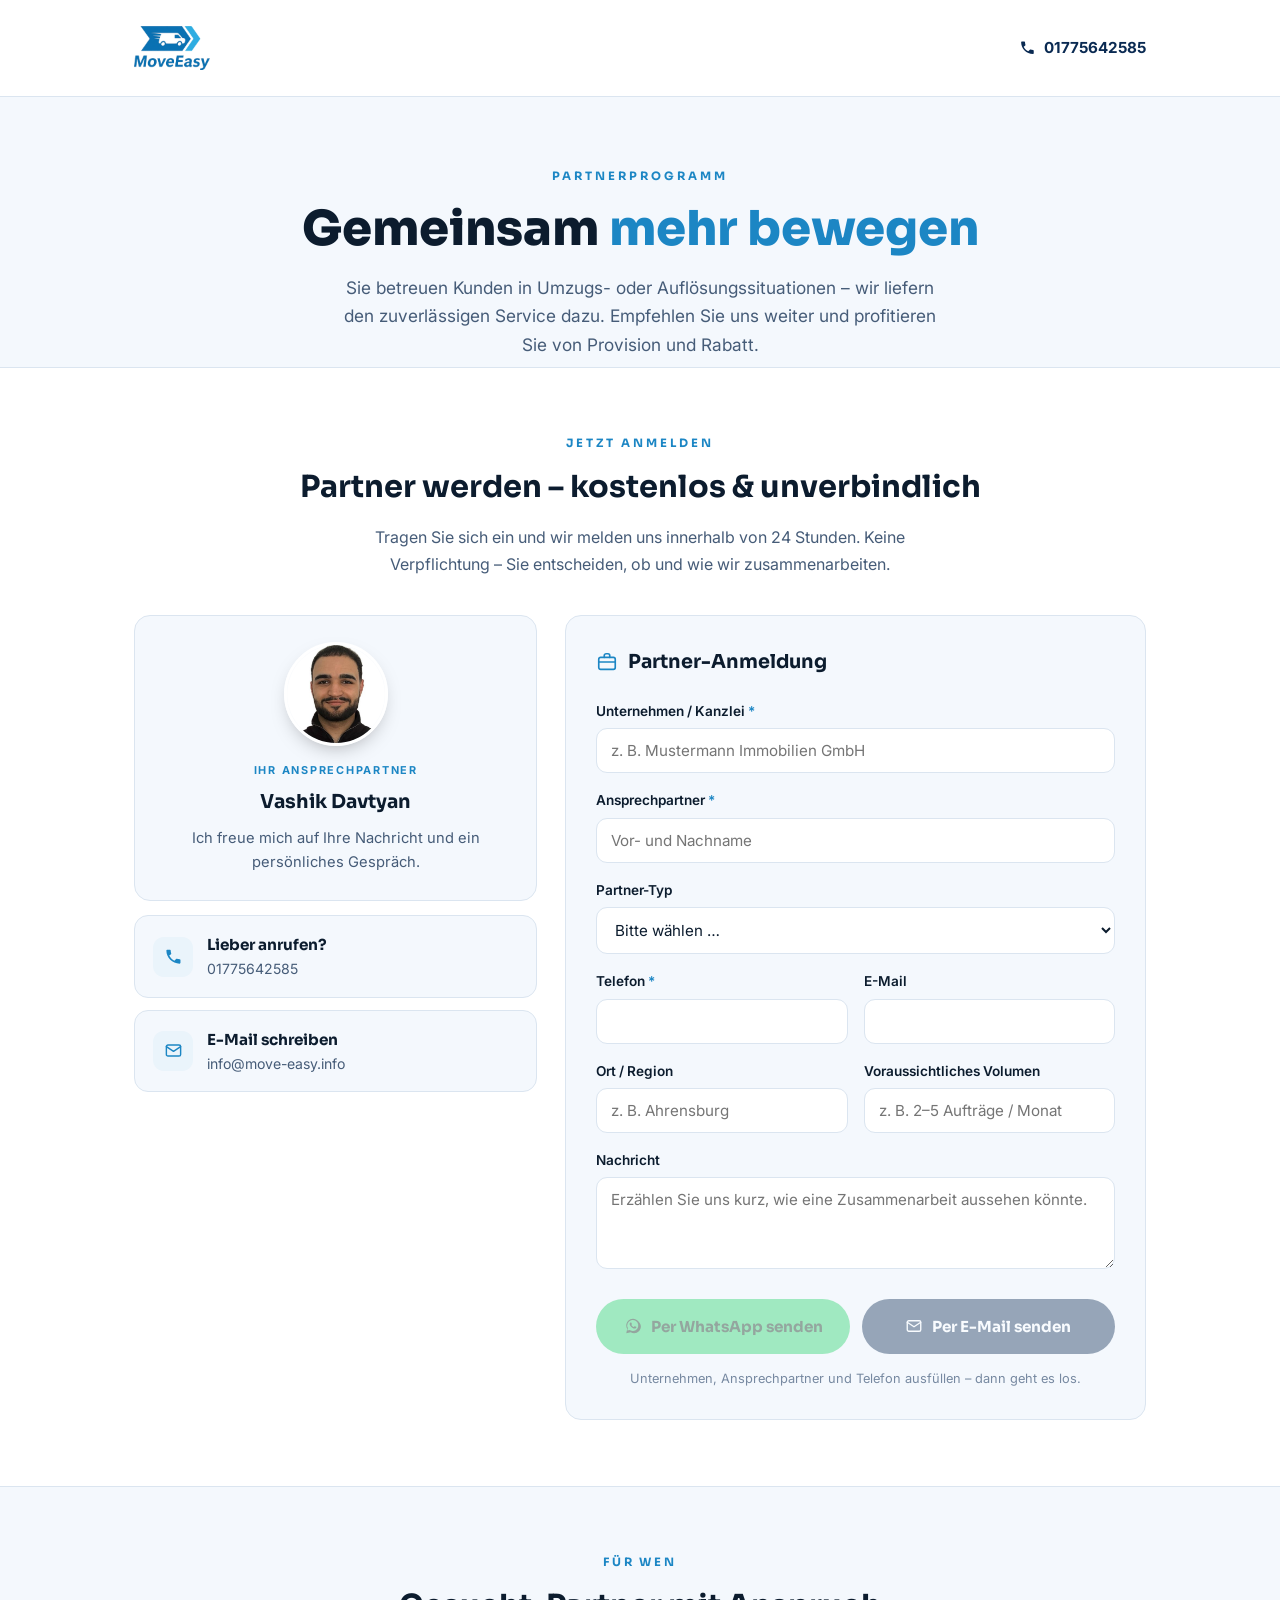
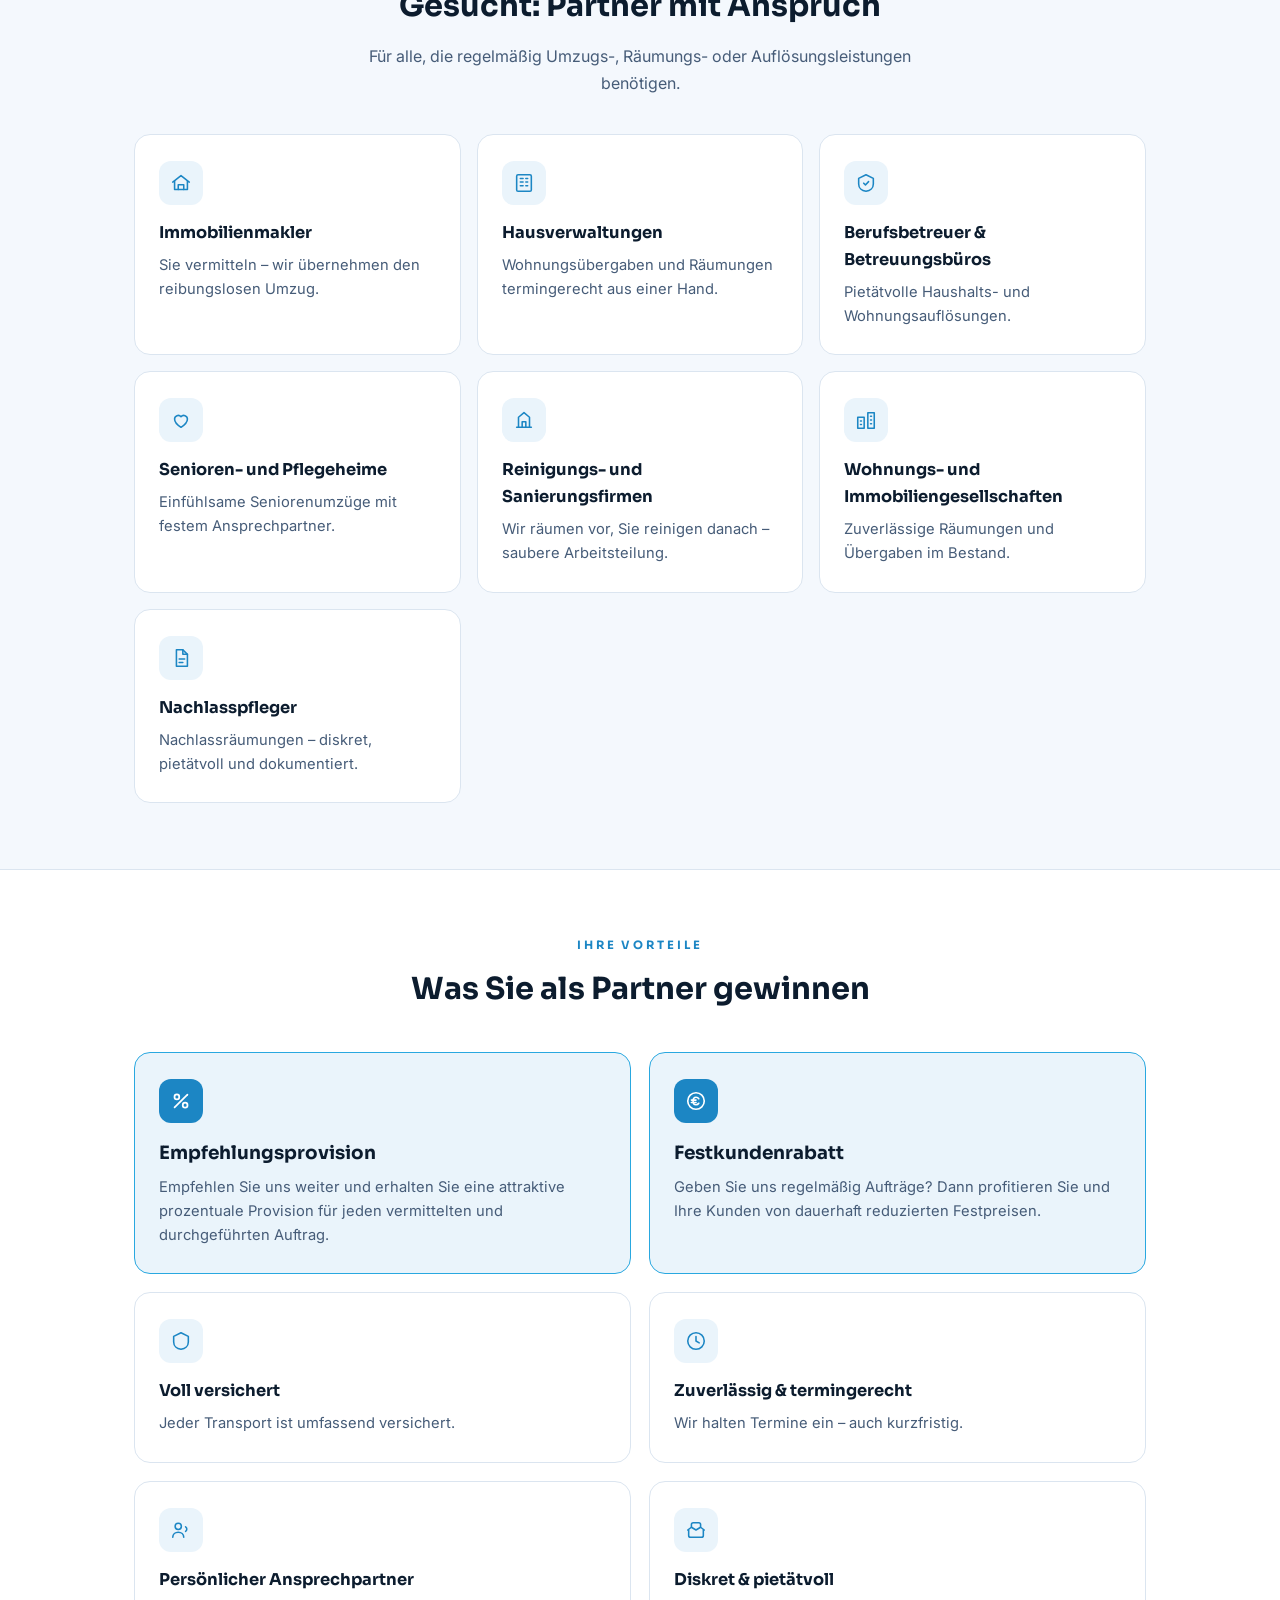
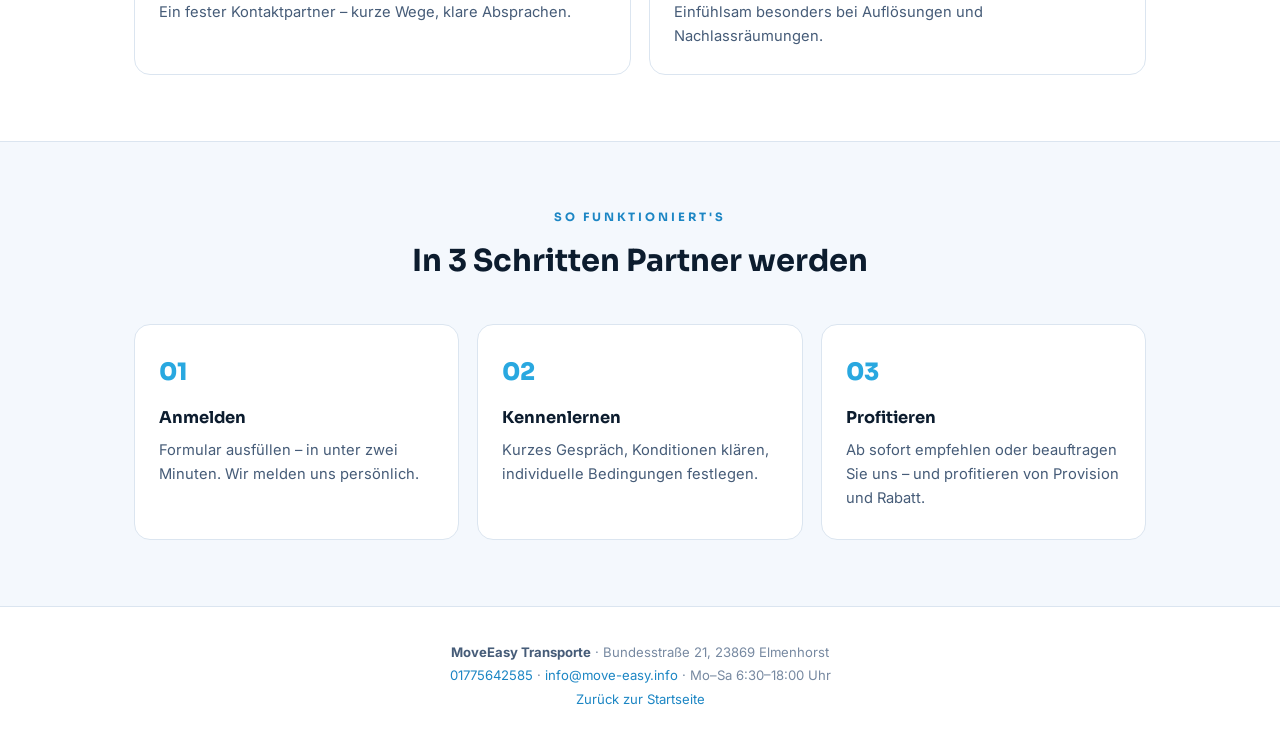
<file: partner/index.html>
<!DOCTYPE html>
<html lang="de">
<head>
<meta charset="UTF-8">
<meta name="viewport" content="width=device-width, initial-scale=1.0">
<meta name="robots" content="index, follow">
<title>Partnerprogramm | MoveEasy Transporte</title>
<meta name="description" content="Partnerprogramm von MoveEasy Transporte: Empfehlungsprovision oder Festkundenrabatt f&uuml;r Immobilienmakler, Hausverwaltungen, Berufsbetreuer, Pflegeheime, Sanierungsfirmen, Wohnungsgesellschaften und Nachlasspfleger.">
<meta property="og:type" content="website">
<meta property="og:locale" content="de_DE">
<meta property="og:title" content="Partnerprogramm | MoveEasy Transporte">
<link rel="canonical" href="https://move-easy.info/partner/">
<link rel="icon" type="image/png" href="../images/favicon-32.png">
<link rel="stylesheet" href="https://fonts.googleapis.com/css2?family=Sora:wght@600;700;800&family=Inter:wght@400;500;600;700&display=swap">
<style>
*,*::before,*::after{ box-sizing:border-box; }
:root{
  --paper:#f4f8fd; --surface:#fff; --ink:#0c1c2e; --soft:#465c78; --faint:#7789a1;
  --deep:#0a2a52; --acc:#1c86c4; --acc-br:#29a8e0; --rule:#dbe5f0; --tint:#eaf4fb;
}
@media (prefers-color-scheme: dark){
  :root:not([data-theme="light"]){
    --paper:#07131f; --surface:#0e1e30; --ink:#e7eff8; --soft:#a5b8ce; --faint:#7789a1;
    --deep:#84b8ea; --acc:#5cbaee; --acc-br:#7ccbf3; --rule:#1e3350; --tint:#13273d;
  }
}
:root[data-theme="dark"]{
  --paper:#07131f; --surface:#0e1e30; --ink:#e7eff8; --soft:#a5b8ce; --faint:#7789a1;
    --deep:#84b8ea; --acc:#5cbaee; --acc-br:#7ccbf3; --rule:#1e3350; --tint:#13273d;
}
html{ color-scheme: light dark; }
body{
  margin:0; background:var(--paper); color:var(--ink);
  font-family:"Inter","Segoe UI",system-ui,sans-serif; font-size:16px; line-height:1.65;
  -webkit-font-smoothing:antialiased;
}
img{ max-width:100%; }
h1,h2,h3{ font-family:"Sora",system-ui,sans-serif; margin:0; text-wrap:balance; }
p{ margin:0; }
a{ color:var(--acc); }
.wrap{ max-width:1060px; margin:0 auto; padding:0 24px; }

@keyframes rise{ from{opacity:0; transform:translateY(14px);} to{opacity:1; transform:none;} }
.r{ animation:rise .55s cubic-bezier(.2,.7,.3,1) both; }
.r1{animation-delay:.05s}.r2{animation-delay:.14s}.r3{animation-delay:.23s}

/* --- Kopf --- */
.top{ padding:26px 0; border-bottom:1px solid var(--rule); background:var(--surface); }
.top .wrap{ display:flex; align-items:center; justify-content:space-between; gap:20px; }
.top img{ height:44px; width:auto; display:block; }
@media (prefers-color-scheme: dark){
  :root:not([data-theme="light"]) .top img{ background:#fff; border-radius:9px; padding:5px 9px; }
}
:root[data-theme="dark"] .top img{ background:#fff; border-radius:9px; padding:5px 9px; }
.top-call{ display:inline-flex; align-items:center; gap:8px; font-weight:700; color:var(--deep); text-decoration:none; font-size:.95rem; }

.hero{ padding:70px 0 8px; text-align:center; }
.kick{ font-family:"Sora"; font-weight:700; font-size:.72rem; letter-spacing:.26em; text-transform:uppercase; color:var(--acc); }
h1{ margin-top:16px; font-size:clamp(2rem,5vw,3rem); font-weight:800; line-height:1.12; }
h1 em{ font-style:normal; color:var(--acc); }
.hero p{ margin:18px auto 0; max-width:56ch; color:var(--soft); font-size:1.08rem; }

section{ padding:66px 0; }
.sec-head{ text-align:center; margin-bottom:38px; }
.sec-head h2{ margin-top:9px; font-size:clamp(1.4rem,3vw,1.9rem); font-weight:700; }
.sec-head p{ margin:12px auto 0; max-width:56ch; color:var(--soft); font-size:1rem; }

/* --- Anmeldung --- */
.signup{ background:var(--surface); border-top:1px solid var(--rule); border-bottom:1px solid var(--rule); }
.signup-grid{ display:grid; grid-template-columns:0.82fr 1.18fr; gap:28px; align-items:start; }
.card{ background:var(--paper); border:1px solid var(--rule); border-radius:16px; padding:26px; }
.person{ text-align:center; }
.avatar{
  width:104px; height:104px; margin:0 auto 16px; border-radius:50%;
  object-fit:cover; object-position:center top; display:block;
  border:3px solid var(--surface); box-shadow:0 8px 22px -10px rgba(0,0,0,.4);
}
.person .role{ font-size:.68rem; letter-spacing:.16em; text-transform:uppercase; color:var(--acc); font-weight:700; }
.person h3{ margin:6px 0 8px; font-size:1.2rem; font-weight:700; }
.person p{ color:var(--soft); font-size:.92rem; }
.contact-line{ margin-top:16px; display:grid; gap:9px; }
.contact-line a{ display:inline-flex; align-items:center; justify-content:center; gap:9px; font-weight:600; font-size:.95rem; text-decoration:none; }
.contact-line svg{ width:17px; height:17px; }
.mini{ margin-top:14px; display:grid; gap:12px; }
.mini a{
  display:flex; align-items:center; gap:14px; text-decoration:none;
  background:var(--paper); border:1px solid var(--rule); border-radius:14px; padding:16px 18px;
  transition:border-color .25s, transform .25s;
}
.mini a:hover{ border-color:var(--acc-br); transform:translateY(-2px); }
.mini i{ width:40px; height:40px; border-radius:11px; background:var(--tint); color:var(--acc); display:flex; align-items:center; justify-content:center; flex-shrink:0; }
.mini svg{ width:19px; height:19px; }
.mini b{ display:block; font-family:"Sora"; font-size:.95rem; color:var(--ink); }
.mini span{ font-size:.88rem; color:var(--soft); }

.form-card{ background:var(--paper); border:1px solid var(--rule); border-radius:16px; padding:30px; }
.form-card h3{ display:flex; align-items:center; gap:10px; font-size:1.2rem; font-weight:700; margin-bottom:22px; }
.form-card h3 svg{ width:22px; height:22px; color:var(--acc); }
.fields{ display:grid; grid-template-columns:1fr 1fr; gap:16px; }
.full{ grid-column:1/-1; }
label{ display:block; font-size:.85rem; font-weight:600; color:var(--ink); margin-bottom:6px; }
label u{ color:var(--acc); text-decoration:none; }
input,select,textarea{
  width:100%; font-family:inherit; font-size:.95rem; color:var(--ink);
  background:var(--surface); border:1px solid var(--rule); border-radius:11px; padding:12px 14px;
  transition:border-color .2s, box-shadow .2s;
}
textarea{ resize:vertical; min-height:92px; }
input:focus,select:focus,textarea:focus{ outline:none; border-color:var(--acc-br); box-shadow:0 0 0 3px rgba(41,140,224,.18); }
.actions{ margin-top:22px; display:flex; gap:12px; flex-wrap:wrap; }
.send{
  flex:1 1 210px; display:inline-flex; align-items:center; justify-content:center; gap:9px;
  padding:15px 22px; border-radius:999px; font-family:"Sora"; font-weight:700; font-size:.95rem;
  text-decoration:none; transition:transform .2s, box-shadow .2s, opacity .2s;
}
.send svg{ width:18px; height:18px; }
.wa{ background:#25d366; color:#062b13; }
.ml{ background:var(--deep); color:#fff; }
:root[data-theme="dark"] .ml{ color:#08131f; }
.send:hover{ transform:translateY(-2px); box-shadow:0 12px 26px -12px rgba(0,0,0,.4); }
.send[aria-disabled="true"]{ opacity:.4; pointer-events:none; }
.note{ margin-top:14px; font-size:.8rem; color:var(--faint); text-align:center; }
.note.ok{ color:var(--acc); font-weight:700; }
:focus-visible{ outline:2px solid var(--acc-br); outline-offset:2px; }

/* --- Raster --- */
.grid3{ display:grid; grid-template-columns:repeat(3,1fr); gap:16px; }
.grid2{ display:grid; grid-template-columns:repeat(2,1fr); gap:18px; }
.g-card{
  background:var(--surface); border:1px solid var(--rule); border-radius:16px; padding:26px 24px;
  transition:transform .25s cubic-bezier(.2,.7,.3,1), border-color .25s, box-shadow .25s;
}
.g-card:hover{ transform:translateY(-5px); border-color:var(--acc-br); box-shadow:0 16px 34px -20px rgba(10,42,82,.5); }
.g-card i{ width:44px; height:44px; border-radius:12px; background:var(--tint); color:var(--acc); display:flex; align-items:center; justify-content:center; margin-bottom:15px; }
.g-card svg{ width:22px; height:22px; }
.g-card h3{ font-size:1.02rem; font-weight:700; margin-bottom:6px; }
.g-card p{ font-size:.92rem; color:var(--soft); }

.hero-card{ background:var(--tint); border:1px solid var(--acc-br); }
.hero-card i{ background:var(--acc); color:#fff; }
.hero-card h3{ font-size:1.15rem; }

/* --- Schritte --- */
.steps{ display:grid; grid-template-columns:repeat(3,1fr); gap:18px; counter-reset:s; }
.step{ background:var(--surface); border:1px solid var(--rule); border-radius:16px; padding:28px 24px; }
.step::before{
  counter-increment:s; content:"0" counter(s);
  font-family:"Sora"; font-weight:800; font-size:1.5rem; color:var(--acc-br);
  display:block; margin-bottom:12px;
}
.step h3{ font-size:1.02rem; font-weight:700; margin-bottom:6px; }
.step p{ font-size:.92rem; color:var(--soft); }

footer{ background:var(--surface); border-top:1px solid var(--rule); padding:34px 0; text-align:center; font-size:.82rem; color:var(--faint); line-height:1.8; }
footer b{ color:var(--soft); }
footer a{ color:var(--acc); text-decoration:none; }

@media (max-width:880px){
  .signup-grid{ grid-template-columns:1fr; }
  .grid3{ grid-template-columns:repeat(2,1fr); }
  .steps{ grid-template-columns:1fr; }
}
@media (max-width:600px){
  section{ padding:48px 0; }
  .hero{ padding:46px 0 4px; }
  .grid3,.grid2,.fields{ grid-template-columns:1fr; }
  .form-card,.card{ padding:22px; }
  .top-call span{ display:none; }
}
@media (prefers-reduced-motion: reduce){ *{ animation:none !important; transition:none !important; } }
</style>
</head>
<body>

<div class="top">
  <div class="wrap">
    <a href="../"><img src="../images/logo-moveeasy.png" alt="MoveEasy Transporte"></a>
    <a class="top-call" href="tel:+491775642585">
      <svg viewBox="0 0 24 24" width="17" height="17" fill="currentColor"><path d="M6.6 10.8c1.4 2.8 3.7 5.1 6.5 6.5l2.2-2.2c.3-.3.7-.4 1-.2 1.1.4 2.3.6 3.5.6.6 0 1 .4 1 1V20c0 .6-.4 1-1 1C10.4 21 3 13.6 3 4.5c0-.6.4-1 1-1h3.5c.6 0 1 .4 1 1 0 1.2.2 2.4.6 3.5.1.3 0 .7-.2 1L6.6 10.8z"/></svg>
      <span>01775642585</span>
    </a>
  </div>
</div>

<div class="hero wrap">
  <div class="kick r r1">Partnerprogramm</div>
  <h1 class="r r2">Gemeinsam <em>mehr bewegen</em></h1>
  <p class="r r3">Sie betreuen Kunden in Umzugs- oder Aufl&ouml;sungssituationen &ndash; wir liefern den zuverl&auml;ssigen Service dazu. Empfehlen Sie uns weiter und profitieren Sie von Provision und Rabatt.</p>
</div>

<section class="signup" id="anmeldung">
  <div class="wrap">
    <div class="sec-head">
      <div class="kick">Jetzt anmelden</div>
      <h2>Partner werden &ndash; kostenlos &amp; unverbindlich</h2>
      <p>Tragen Sie sich ein und wir melden uns innerhalb von 24 Stunden. Keine Verpflichtung &ndash; Sie entscheiden, ob und wie wir zusammenarbeiten.</p>
    </div>

    <div class="signup-grid">
      <aside>
        <div class="card person">
          <img class="avatar" src="../images/ansprechpartner.jpg" alt="Vashik Davtyan" width="360" height="360" loading="lazy">
          <div class="role">Ihr Ansprechpartner</div>
          <h3>Vashik Davtyan</h3>
          <p>Ich freue mich auf Ihre Nachricht und ein pers&ouml;nliches Gespr&auml;ch.</p>
        </div>
        <div class="mini">
          <a href="tel:+491775642585">
            <i><svg viewBox="0 0 24 24" fill="currentColor"><path d="M6.6 10.8c1.4 2.8 3.7 5.1 6.5 6.5l2.2-2.2c.3-.3.7-.4 1-.2 1.1.4 2.3.6 3.5.6.6 0 1 .4 1 1V20c0 .6-.4 1-1 1C10.4 21 3 13.6 3 4.5c0-.6.4-1 1-1h3.5c.6 0 1 .4 1 1 0 1.2.2 2.4.6 3.5.1.3 0 .7-.2 1L6.6 10.8z"/></svg></i>
            <span><b>Lieber anrufen?</b>01775642585</span>
          </a>
          <a href="mailto:info@move-easy.info">
            <i><svg viewBox="0 0 24 24" fill="none" stroke="currentColor" stroke-width="1.8" stroke-linecap="round" stroke-linejoin="round"><rect x="3" y="5" width="18" height="14" rx="2"/><path d="M3 7l9 6 9-6"/></svg></i>
            <span><b>E-Mail schreiben</b>info@move-easy.info</span>
          </a>
        </div>
      </aside>

      <form class="form-card" id="pf" novalidate>
        <h3>
          <svg viewBox="0 0 24 24" fill="none" stroke="currentColor" stroke-width="1.8" stroke-linecap="round" stroke-linejoin="round"><rect x="3" y="7" width="18" height="13" rx="2"/><path d="M9 7V5a2 2 0 012-2h2a2 2 0 012 2v2"/><path d="M3 12h18"/></svg>
          Partner-Anmeldung
        </h3>
        <div class="fields">
          <div class="full">
            <label for="fi">Unternehmen / Kanzlei <u>*</u></label>
            <input id="fi" type="text" autocomplete="organization" placeholder="z.&nbsp;B. Mustermann Immobilien GmbH" required>
          </div>
          <div class="full">
            <label for="an">Ansprechpartner <u>*</u></label>
            <input id="an" type="text" autocomplete="name" placeholder="Vor- und Nachname" required>
          </div>
          <div class="full">
            <label for="ty">Partner-Typ</label>
            <select id="ty">
              <option value="">Bitte w&auml;hlen &hellip;</option>
              <option>Immobilienmakler</option>
              <option>Hausverwaltungen</option>
              <option>Berufsbetreuer / Betreuungsb&uuml;ros</option>
              <option>Senioren- und Pflegeheime</option>
              <option>Reinigungs- und Sanierungsfirmen</option>
              <option>Wohnungs- und Immobiliengesellschaften</option>
              <option>Nachlasspfleger</option>
              <option>Sonstige</option>
            </select>
          </div>
          <div>
            <label for="te">Telefon <u>*</u></label>
            <input id="te" type="tel" autocomplete="tel" required>
          </div>
          <div>
            <label for="em">E-Mail</label>
            <input id="em" type="email" autocomplete="email">
          </div>
          <div>
            <label for="or">Ort / Region</label>
            <input id="or" type="text" placeholder="z.&nbsp;B. Ahrensburg">
          </div>
          <div>
            <label for="vo">Voraussichtliches Volumen</label>
            <input id="vo" type="text" placeholder="z.&nbsp;B. 2&ndash;5 Auftr&auml;ge / Monat">
          </div>
          <div class="full">
            <label for="na">Nachricht</label>
            <textarea id="na" placeholder="Erz&auml;hlen Sie uns kurz, wie eine Zusammenarbeit aussehen k&ouml;nnte."></textarea>
          </div>
        </div>

        <div class="actions">
          <a class="send wa" id="wa" href="#" target="_blank" rel="noopener" aria-disabled="true">
            <svg viewBox="0 0 32 32" fill="currentColor" aria-hidden="true"><path d="M16 3C9.4 3 4 8.4 4 15c0 2.3.6 4.4 1.7 6.3L4 29l8-1.7c1.8 1 3.8 1.5 6 1.5 6.6 0 12-5.4 12-12S22.6 3 16 3zm0 21.8c-1.8 0-3.5-.5-5-1.4l-.4-.2-4.7 1 1-4.6-.2-.4A9.8 9.8 0 1116 24.8zm5.4-7.3c-.3-.2-1.7-.9-2-1s-.5-.1-.7.1c-.2.3-.8 1-.9 1.2-.2.2-.3.2-.6.1-.3-.2-1.3-.5-2.4-1.5-.9-.8-1.5-1.7-1.6-2-.2-.3 0-.5.1-.6l.5-.5.3-.5c0-.2 0-.4-.1-.5l-.9-2.2c-.2-.6-.5-.5-.7-.5h-.6c-.2 0-.5.1-.8.4-.3.3-1 1-1 2.5s1 2.8 1.2 3c.1.2 2 3.2 5 4.4.7.3 1.3.5 1.7.6.7.2 1.3.2 1.9.1.6-.1 1.7-.7 2-1.4.2-.7.2-1.3.2-1.4-.1-.1-.3-.2-.6-.3z"/></svg>
            Per WhatsApp senden
          </a>
          <a class="send ml" id="ml" href="#" aria-disabled="true">
            <svg viewBox="0 0 24 24" fill="none" stroke="currentColor" stroke-width="1.8" stroke-linecap="round" stroke-linejoin="round" aria-hidden="true"><rect x="3" y="5" width="18" height="14" rx="2"/><path d="M3 7l9 6 9-6"/></svg>
            Per E-Mail senden
          </a>
        </div>
        <p class="note" id="note">Unternehmen, Ansprechpartner und Telefon ausf&uuml;llen &ndash; dann geht es los.</p>
      </form>
    </div>
  </div>
</section>

<section>
  <div class="wrap">
    <div class="sec-head">
      <div class="kick">F&uuml;r wen</div>
      <h2>Gesucht: Partner mit Anspruch</h2>
      <p>F&uuml;r alle, die regelm&auml;&szlig;ig Umzugs-, R&auml;umungs- oder Aufl&ouml;sungsleistungen ben&ouml;tigen.</p>
    </div>
    <div class="grid3">
      <div class="g-card"><i><svg viewBox="0 0 24 24" fill="none" stroke="currentColor" stroke-width="1.7" stroke-linecap="round" stroke-linejoin="round"><path d="M3 11l9-7 9 7"/><path d="M5 10v9h14v-9"/><path d="M9 19v-5h6v5"/></svg></i><h3>Immobilienmakler</h3><p>Sie vermitteln &ndash; wir &uuml;bernehmen den reibungslosen Umzug.</p></div>
      <div class="g-card"><i><svg viewBox="0 0 24 24" fill="none" stroke="currentColor" stroke-width="1.7" stroke-linecap="round" stroke-linejoin="round"><rect x="4" y="3" width="16" height="18" rx="1.5"/><path d="M8 7h3M8 11h3M8 15h3M14 7h2M14 11h2M14 15h2"/></svg></i><h3>Hausverwaltungen</h3><p>Wohnungs&uuml;bergaben und R&auml;umungen termingerecht aus einer Hand.</p></div>
      <div class="g-card"><i><svg viewBox="0 0 24 24" fill="none" stroke="currentColor" stroke-width="1.7" stroke-linecap="round" stroke-linejoin="round"><path d="M12 3l8 4v6c0 4.4-3.4 7.4-8 8-4.6-.6-8-3.6-8-8V7z"/><path d="M9.5 12.2l1.9 1.9 3.4-3.6"/></svg></i><h3>Berufsbetreuer &amp; Betreuungsb&uuml;ros</h3><p>Piet&auml;tvolle Haushalts- und Wohnungsaufl&ouml;sungen.</p></div>
      <div class="g-card"><i><svg viewBox="0 0 24 24" fill="none" stroke="currentColor" stroke-width="1.7" stroke-linecap="round" stroke-linejoin="round"><path d="M12 20s-7-4.3-7-9a4 4 0 017-2.6A4 4 0 0119 11c0 4.7-7 9-7 9z"/></svg></i><h3>Senioren- und Pflegeheime</h3><p>Einf&uuml;hlsame Seniorenumz&uuml;ge mit festem Ansprechpartner.</p></div>
      <div class="g-card"><i><svg viewBox="0 0 24 24" fill="none" stroke="currentColor" stroke-width="1.7" stroke-linecap="round" stroke-linejoin="round"><path d="M4 20h16"/><path d="M6 20V9l6-5 6 5v11"/><path d="M10 20v-6h4v6"/></svg></i><h3>Reinigungs- und Sanierungsfirmen</h3><p>Wir r&auml;umen vor, Sie reinigen danach &ndash; saubere Arbeitsteilung.</p></div>
      <div class="g-card"><i><svg viewBox="0 0 24 24" fill="none" stroke="currentColor" stroke-width="1.7" stroke-linecap="round" stroke-linejoin="round"><rect x="3" y="9" width="7" height="12"/><rect x="14" y="4" width="7" height="17"/><path d="M6 13h1M6 17h1M17 8h1M17 12h1M17 16h1"/></svg></i><h3>Wohnungs- und Immobiliengesellschaften</h3><p>Zuverl&auml;ssige R&auml;umungen und &Uuml;bergaben im Bestand.</p></div>
      <div class="g-card"><i><svg viewBox="0 0 24 24" fill="none" stroke="currentColor" stroke-width="1.7" stroke-linecap="round" stroke-linejoin="round"><path d="M7 3h7l5 5v13H7z"/><path d="M14 3v5h5"/><path d="M10 13h6M10 17h4"/></svg></i><h3>Nachlasspfleger</h3><p>Nachlassr&auml;umungen &ndash; diskret, piet&auml;tvoll und dokumentiert.</p></div>
    </div>
  </div>
</section>

<section class="signup">
  <div class="wrap">
    <div class="sec-head">
      <div class="kick">Ihre Vorteile</div>
      <h2>Was Sie als Partner gewinnen</h2>
    </div>
    <div class="grid2" style="margin-bottom:18px;">
      <div class="g-card hero-card">
        <i><svg viewBox="0 0 24 24" fill="none" stroke="currentColor" stroke-width="1.9" stroke-linecap="round"><path d="M19 5L5 19"/><circle cx="7.5" cy="7.5" r="2.6"/><circle cx="16.5" cy="16.5" r="2.6"/></svg></i>
        <h3>Empfehlungsprovision</h3>
        <p>Empfehlen Sie uns weiter und erhalten Sie eine attraktive prozentuale Provision f&uuml;r jeden vermittelten und durchgef&uuml;hrten Auftrag.</p>
      </div>
      <div class="g-card hero-card">
        <i><svg viewBox="0 0 24 24" fill="none" stroke="currentColor" stroke-width="1.8" stroke-linecap="round" stroke-linejoin="round"><circle cx="12" cy="12" r="9"/><path d="M15 9.5c-.6-1-1.8-1.6-3-1.6-1.9 0-3.2 1.4-3.2 4.1s1.3 4.1 3.2 4.1c1.2 0 2.4-.6 3-1.6"/><path d="M7 11h5M7 13.6h5"/></svg></i>
        <h3>Festkundenrabatt</h3>
        <p>Geben Sie uns regelm&auml;&szlig;ig Auftr&auml;ge? Dann profitieren Sie und Ihre Kunden von dauerhaft reduzierten Festpreisen.</p>
      </div>
    </div>
    <div class="grid2">
      <div class="g-card"><i><svg viewBox="0 0 24 24" fill="none" stroke="currentColor" stroke-width="1.7" stroke-linecap="round" stroke-linejoin="round"><path d="M12 3l8 4v6c0 4.4-3.4 7.4-8 8-4.6-.6-8-3.6-8-8V7z"/></svg></i><h3>Voll versichert</h3><p>Jeder Transport ist umfassend versichert.</p></div>
      <div class="g-card"><i><svg viewBox="0 0 24 24" fill="none" stroke="currentColor" stroke-width="1.7" stroke-linecap="round" stroke-linejoin="round"><circle cx="12" cy="12" r="9"/><path d="M12 7v5l3.5 2"/></svg></i><h3>Zuverl&auml;ssig &amp; termingerecht</h3><p>Wir halten Termine ein &ndash; auch kurzfristig.</p></div>
      <div class="g-card"><i><svg viewBox="0 0 24 24" fill="none" stroke="currentColor" stroke-width="1.7" stroke-linecap="round" stroke-linejoin="round"><circle cx="9" cy="8" r="3.4"/><path d="M3 20c0-3.4 2.7-5.6 6-5.6s6 2.2 6 5.6"/><path d="M17 8.5a3 3 0 010 5"/></svg></i><h3>Pers&ouml;nlicher Ansprechpartner</h3><p>Ein fester Kontaktpartner &ndash; kurze Wege, klare Absprachen.</p></div>
      <div class="g-card"><i><svg viewBox="0 0 24 24" fill="none" stroke="currentColor" stroke-width="1.7" stroke-linecap="round" stroke-linejoin="round"><path d="M3 12l4-3 5 3 5-3 4 3"/><path d="M7 9V6a2 2 0 012-2h6a2 2 0 012 2v3"/><path d="M4 12v6a2 2 0 002 2h12a2 2 0 002-2v-6"/></svg></i><h3>Diskret &amp; piet&auml;tvoll</h3><p>Einf&uuml;hlsam besonders bei Aufl&ouml;sungen und Nachlassr&auml;umungen.</p></div>
    </div>
  </div>
</section>

<section>
  <div class="wrap">
    <div class="sec-head">
      <div class="kick">So funktioniert's</div>
      <h2>In 3 Schritten Partner werden</h2>
    </div>
    <div class="steps">
      <div class="step"><h3>Anmelden</h3><p>Formular ausf&uuml;llen &ndash; in unter zwei Minuten. Wir melden uns pers&ouml;nlich.</p></div>
      <div class="step"><h3>Kennenlernen</h3><p>Kurzes Gespr&auml;ch, Konditionen kl&auml;ren, individuelle Bedingungen festlegen.</p></div>
      <div class="step"><h3>Profitieren</h3><p>Ab sofort empfehlen oder beauftragen Sie uns &ndash; und profitieren von Provision und Rabatt.</p></div>
    </div>
  </div>
</section>

<footer>
  <div class="wrap">
    <b>MoveEasy Transporte</b> &middot; Bundesstra&szlig;e 21, 23869 Elmenhorst<br>
    <a href="tel:+491775642585">01775642585</a> &middot; <a href="mailto:info@move-easy.info">info@move-easy.info</a> &middot; Mo&ndash;Sa 6:30&ndash;18:00 Uhr<br>
    <a href="../">Zur&uuml;ck zur Startseite</a>
  </div>
</footer>

<script>
(function(){
  var wa=document.getElementById('wa'), ml=document.getElementById('ml'), note=document.getElementById('note');
  var PHONE='491775642585', MAIL='info@move-easy.info';
  function v(id){ return (document.getElementById(id).value||'').trim(); }
  function body(){
    var t=document.getElementById('ty').value;
    return ['Partner-Anmeldung (MoveEasy Transporte)','',
      'Unternehmen: '+v('fi'),
      'Ansprechpartner: '+v('an'),
      t?'Partner-Typ: '+t:null,
      'Telefon: '+v('te'),
      v('em')?'E-Mail: '+v('em'):null,
      v('or')?'Ort / Region: '+v('or'):null,
      v('vo')?'Volumen: '+v('vo'):null,
      v('na')?'':null, v('na')?v('na'):null
    ].filter(function(x){return x!==null;}).join('\n');
  }
  function upd(){
    var ok=v('fi').length>1 && v('an').length>1 && v('te').length>4;
    if(ok){
      var b=body();
      wa.href='https://wa.me/'+PHONE+'?text='+encodeURIComponent(b);
      ml.href='mailto:'+MAIL+'?subject='+encodeURIComponent('Partner-Anmeldung')+'&body='+encodeURIComponent(b);
      note.textContent='Bereit \u2014 Kanal w\u00e4hlen und absenden.'; note.className='note ok';
    }else{
      wa.removeAttribute('href'); ml.removeAttribute('href');
      note.textContent='Unternehmen, Ansprechpartner und Telefon ausf\u00fcllen \u2013 dann geht es los.';
      note.className='note';
    }
    wa.setAttribute('aria-disabled', ok?'false':'true');
    ml.setAttribute('aria-disabled', ok?'false':'true');
  }
  var f=document.getElementById('pf');
  f.addEventListener('input',upd); f.addEventListener('change',upd);
  f.addEventListener('submit',function(e){e.preventDefault();});
  upd();
})();
</script>
</body>
</html>
</file>
<file: styles.css>
/* =========================================================
   MoveEasy Transporte — Landing Page Styles
   ========================================================= */

:root{
  --cream: #F4F9FF;
  --cream-deep: #E3EFFF;
  --paper: #FFFFFF;
  --espresso-950: #081B3D;
  --espresso-900: #0B2A5E;
  --espresso-800: #123B7A;
  --ink: #1B2A4A;
  --ink-soft: #55698C;
  --gray-300: #CFE0FA;
  --gray-100: #EAF2FF;

  --coral: #2F6BFF;
  --coral-dark: #1741C9;
  --coral-soft: #D9E9FF;
  --teal: #0EA5E9;
  --gold: #F2A93B;
  --glow: rgba(47,107,255,.45);

  --font-head: "Sora", "Segoe UI", sans-serif;
  --font-body: "Inter", "Segoe UI", sans-serif;

  --container: 1180px;
  --radius-lg: 26px;
  --radius-md: 18px;
  --radius-sm: 12px;

  --shadow-soft: 0 20px 50px -24px rgba(8,27,61,.22);
  --shadow-pop: 4px 4px 0 var(--espresso-950);

  --pb-bg:#f4f9ff; --pb-card:#fff; --pb-rule:#dbe5f0;
  --pb-acc:#29a8e0; --pb-tint:#eaf4fb; --pb-ink: var(--espresso-950);
  --pb-soft:#465c78; --pb-head: var(--font-head);

  --ease: cubic-bezier(.16,.84,.44,1);
}

*, *::before, *::after{ box-sizing: border-box; }
html{ scroll-behavior: smooth; }
body{
  margin:0;
  font-family: var(--font-body);
  color: var(--ink);
  background: var(--paper);
  overflow-x: hidden;
  -webkit-font-smoothing: antialiased;
}
img{ max-width:100%; display:block; }
a{ color:inherit; text-decoration:none; }
ul{ list-style:none; margin:0; padding:0; }
button{ font-family:inherit; cursor:pointer; }
h1,h2,h3,h4{ font-family: var(--font-head); color: var(--espresso-950); line-height:1.15; margin:0 0 .5em; letter-spacing:-.01em; }
p{ margin:0 0 1em; color: var(--ink-soft); line-height:1.7; }
.container{ width:100%; max-width: var(--container); margin:0 auto; padding: 0 24px; }
section{ position: relative; }

/* ---------- Reveal on scroll ---------- */
.reveal{ opacity:0; transform: translateY(24px); transition: opacity .7s var(--ease), transform .7s var(--ease); }
.reveal.in-view{ opacity:1; transform: translateY(0); }
.reveal:nth-child(1){ transition-delay: .02s; }
.reveal:nth-child(2){ transition-delay: .1s; }
.reveal:nth-child(3){ transition-delay: .18s; }
.reveal:nth-child(4){ transition-delay: .26s; }

/* ---------- Scroll progress ---------- */
.scroll-progress{
  position:fixed; top:0; left:0; height:3px; width:0%;
  background: linear-gradient(90deg, var(--espresso-950), var(--coral));
  z-index:2000; transition: width .1s linear;
}

/* ---------- Buttons ---------- */
.btn{
  display:inline-flex; align-items:center; justify-content:center; gap:8px;
  padding: 15px 28px; border-radius: 14px; font-weight:700; font-size:.98rem;
  border: 2px solid transparent; transition: transform .2s var(--ease), box-shadow .2s var(--ease);
  white-space: nowrap; font-family: var(--font-head);
}
.btn[hidden]{ display:none; }
.btn:active{ transform: translate(2px,2px); box-shadow:none !important; }
.btn-primary{ background: var(--coral); color:#fff; border-color: var(--espresso-950); box-shadow: var(--shadow-pop), 0 0 22px var(--glow); }
.btn-primary:hover{ transform: translate(-2px,-2px); box-shadow: 6px 6px 0 var(--espresso-950), 0 0 32px var(--glow); }
.btn-outline{ background: var(--paper); border-color: var(--espresso-950); color: var(--espresso-950); box-shadow: var(--shadow-pop); }
.btn-outline:hover{ transform: translate(-2px,-2px); box-shadow: 6px 6px 0 var(--espresso-950), 0 0 24px var(--glow); }
.btn-dark{ background: var(--espresso-950); color:#fff; border-color: var(--espresso-950); }
.btn-dark:hover{ background: var(--coral); border-color: var(--coral); }
.btn-block{ width:100%; }
.btn-sm{ padding: 11px 20px; font-size:.88rem; border-radius:12px; }
.btn-link{ display:inline-flex; align-items:center; gap:6px; font-weight:700; color: var(--coral-dark); font-family: var(--font-head); }
.btn-link:hover{ text-decoration: underline; }

/* ---------- Header ---------- */
.site-header{ position: fixed; top:0; left:0; right:0; z-index: 1000; padding: 16px 0; transition: all .3s ease; }
.site-header.scrolled{ background: rgba(244,249,255,.92); backdrop-filter: blur(14px); box-shadow: 0 2px 24px -8px rgba(8,27,61,.18); padding: 10px 0; }
.header-inner{ display:flex; align-items:center; justify-content:space-between; gap: 20px; }
.brand{ display:flex; align-items:center; gap:10px; }
.brand-logo{ height:54px; width:auto; display:block; transition: height .3s ease; }
.site-header.scrolled .brand-logo{ height:44px; }
.brand-mark{ display:flex; align-items:center; justify-content:center; flex-shrink:0; }
.brand-mark img{ height:34px; width:auto; display:block; }
.brand-word{ font-family: var(--font-head); font-weight:800; font-size:1.15rem; color: var(--espresso-950); }
.brand-word span{ color: var(--coral); }
.main-nav{ display:flex; align-items:center; gap:24px; }
.nav-link{ color: var(--espresso-900); font-weight:600; font-size:.94rem; position:relative; padding: 4px 0; }
.nav-link::after{ content:""; position:absolute; left:0; bottom:-4px; width:0; height:2px; background: var(--coral); transition: width .3s var(--ease); }
.nav-link:hover::after{ width:100%; }
.header-actions{ display:flex; align-items:center; gap:14px; }
.header-phone{ display:flex; align-items:center; gap:8px; color: var(--espresso-950); font-weight:700; font-size:.9rem; }
.nav-toggle{ display:none; background:none; border:none; width:38px; height:32px; position:relative; z-index:1001; flex-direction:column; justify-content:space-between; padding:4px 0; }
.nav-toggle span{ display:block; height:2.5px; width:100%; background: var(--espresso-950); border-radius:2px; transition: all .3s var(--ease); }

/* ---------- Hero ---------- */
.hero{ position:relative; padding: 168px 0 90px; background: var(--cream); overflow:hidden; }
.hero-blob{ position:absolute; border-radius:50%; filter: blur(70px); opacity:.55; z-index:0; }
.blob-1{ width:420px; height:420px; background: var(--coral-soft); top:-120px; right:-60px; }
.blob-2{ width:340px; height:340px; background: #BFE0FF; bottom:-140px; left:-100px; }
.hero-grid{ position:relative; z-index:1; display:grid; grid-template-columns: 1.05fr .95fr; gap: 60px; align-items:center; }
.eyebrow{
  display:inline-flex; align-items:center; gap:8px; color: var(--coral-dark); font-weight:800;
  letter-spacing:.03em; font-size:.82rem; background: var(--coral-soft); border:1px solid rgba(47,107,255,.35);
  padding:8px 16px; border-radius:999px; margin-bottom:22px; font-family: var(--font-head);
}
.hero-title{ font-size: clamp(2.1rem, 4.6vw, 3.4rem); font-weight:800; margin-bottom:20px; }
.hero-title .hl{ color: var(--coral); }
.hero-sub{ font-size: clamp(1rem,1.6vw,1.15rem); max-width:560px; margin-bottom:30px; }
.hero-cta-row{ display:flex; align-items:center; gap:16px; flex-wrap:wrap; margin-bottom:30px; }
.hero-trust{ display:flex; align-items:center; gap:16px; flex-wrap:wrap; font-size:.88rem; font-weight:700; color: var(--espresso-900); }
.trust-item{ display:flex; align-items:center; gap:7px; }
.trust-sep{ width:1px; height:15px; background: var(--gray-300); }
.stars{ color: var(--gold); letter-spacing:1px; }

.hero-visual{ position:relative; }
.hero-card{
  background: var(--espresso-950); border-radius: var(--radius-lg); padding: 34px; color:#fff;
  box-shadow: var(--shadow-soft), 0 0 50px -10px var(--glow); position:relative; overflow:hidden;
}
.hero-card::before{
  content:""; position:absolute; inset:0;
  background: radial-gradient(ellipse 70% 60% at 20% 0%, rgba(47,107,255,.4), transparent 60%);
}
.hero-route{ position:relative; z-index:1; }
.route-line{ display:flex; flex-direction:column; gap:0; margin: 18px 0 26px; }
.route-point{ display:flex; align-items:center; gap:14px; padding: 10px 0; }
.route-icon{ width:28px; height:28px; border-radius:50%; background: rgba(47,107,255,.18); color: var(--coral); display:flex; align-items:center; justify-content:center; flex-shrink:0; }
.route-icon.end{ background: rgba(255,255,255,.15); color:#fff; }
.route-connector{ width:2px; height:26px; background: repeating-linear-gradient(180deg, rgba(255,255,255,.4) 0 6px, transparent 6px 12px); margin-left:13px; }
.route-label{ font-size:.92rem; font-weight:600; color: rgba(255,255,255,.9); }
.route-label strong{ display:block; font-family: var(--font-head); font-size:1.05rem; color:#fff; }
.hero-card-stats{ position:relative; z-index:1; display:grid; grid-template-columns: repeat(2,1fr); gap:14px; padding-top:22px; border-top:1px solid rgba(255,255,255,.15); }
.hero-card-stat strong{ display:block; font-family: var(--font-head); font-size:1.3rem; color:#fff; }
.hero-card-stat span{ font-size:.78rem; color: rgba(255,255,255,.6); }
.hero-float-badge{
  position:absolute; bottom:-22px; left:-22px; background:#fff; border-radius: var(--radius-md); padding: 16px 20px;
  box-shadow: var(--shadow-soft); display:flex; align-items:center; gap:12px; z-index:2;
}
.hero-float-badge .stars{ font-size:1rem; }
.hero-float-badge strong{ display:block; font-family: var(--font-head); color: var(--espresso-950); font-size:1.05rem; }
.hero-float-badge span{ font-size:.76rem; color: var(--ink-soft); }
.hero-float-boxes{ position:absolute; top:-36px; right:-28px; z-index:2; filter: drop-shadow(0 16px 30px rgba(8,27,61,.22)); }

/* ---------- Trust strip ---------- */
.trust-strip{ background: var(--espresso-950); padding: 40px 0; }
.trust-strip-grid{ display:grid; grid-template-columns: repeat(4,1fr); gap:20px; text-align:center; }
.trust-strip-item strong{ display:block; font-family: var(--font-head); font-size: clamp(1.5rem,2.6vw,2rem); color:#fff; }
.trust-strip-item span{ font-size:.82rem; color: rgba(255,255,255,.6); font-weight:600; }

/* ---------- Section head ---------- */
.kicker{ display:inline-block; font-weight:800; color: var(--coral-dark); letter-spacing:.06em; text-transform:uppercase; font-size:.78rem; margin-bottom:14px; font-family: var(--font-head); }
.section-head{ text-align:center; max-width:680px; margin: 0 auto 52px; }
.section-head h2{ font-size: clamp(1.7rem, 3.2vw, 2.4rem); }
.section-sub{ font-size:1.02rem; }

/* ---------- Services ---------- */
.services{ padding: 100px 0 90px; background: var(--paper); }
.service-grid{ display:grid; grid-template-columns: repeat(4,1fr); gap: 20px; }
.service-card{
  background: var(--cream); border-radius: var(--radius-md); padding: 30px 26px; border: 2px solid transparent;
  transition: transform .3s var(--ease), border-color .3s var(--ease), background .3s var(--ease);
}
.service-card:hover{ transform: translateY(-6px); border-color: var(--espresso-950); background: #fff; box-shadow: var(--shadow-pop); }
.service-icon{
  width:52px; height:52px; border-radius:14px; display:flex; align-items:center; justify-content:center;
  background: var(--espresso-950); color: var(--coral); margin-bottom:20px;
}
.service-icon svg{ width:26px; height:26px; }
.service-card h3{ font-size:1.08rem; margin-bottom:8px; }
.service-card p{ font-size:.88rem; margin-bottom:14px; }
.service-card .btn-link{ font-size:.85rem; }

/* ---------- Why us ---------- */
.why{ padding: 100px 0; background: var(--cream); }
.why-grid{ display:grid; grid-template-columns: repeat(4,1fr); gap: 22px; }
.why-card{ background:#fff; border-radius: var(--radius-md); padding: 30px 26px; box-shadow: var(--shadow-soft); }
.why-num{ font-family: var(--font-head); font-weight:800; font-size:1.6rem; color: var(--coral-soft); -webkit-text-stroke: 1.5px var(--coral); text-stroke: 1.5px var(--coral); margin-bottom:14px; display:block; }
.why-card h3{ font-size:1.05rem; margin-bottom:8px; }
.why-card p{ font-size:.9rem; margin:0; }

/* ---------- Entrümpelung sub-services ---------- */
.subservices{ padding: 100px 0 90px; background: var(--paper); }
.subservice-grid{ display:grid; grid-template-columns: repeat(3, 1fr); gap: 22px; }
.subservice-card{
  background: var(--cream); border-radius: var(--radius-md); padding: 28px 26px; border: 2px solid transparent;
  transition: transform .3s var(--ease), border-color .3s var(--ease);
}
.subservice-card:hover{ transform: translateY(-6px); border-color: var(--espresso-950); }
.subservice-card h3{ font-size:1.05rem; margin-bottom:8px; }
.subservice-card p{ font-size:.9rem; margin:0; }

/* ---------- Process ---------- */
.process{ padding: 100px 0; background: var(--paper); }
.process-grid{ display:grid; grid-template-columns: repeat(3,1fr); gap: 30px; position:relative; }
.process-step{ text-align:left; position:relative; }
.process-num{
  display:inline-flex; align-items:center; justify-content:center; width:48px; height:48px; border-radius:50%;
  background: var(--coral); color:#fff; font-family: var(--font-head); font-weight:800; font-size:1.05rem; margin-bottom:18px;
  box-shadow: var(--shadow-pop);
}
.process-step h3{ font-size:1.1rem; margin-bottom:8px; }
.process-step p{ font-size:.92rem; margin:0; }
.process-note{
  background: var(--cream); border-radius: var(--radius-md); padding: 26px 30px; border: 2px solid var(--espresso-950);
  max-width: 720px; margin: 50px auto 0;
}
.process-note strong{ display:block; color: var(--espresso-950); font-size:1.05rem; margin-bottom:8px; font-family: var(--font-head); }
.process-note p{ margin:0; font-size:.92rem; }

/* ---------- Reviews ---------- */
.reviews{ padding: 100px 0; background: var(--espresso-950); color:#fff; }
.reviews .section-head .kicker{ color: var(--coral); }
.reviews .section-head h2{ color:#fff; }
.reviews .section-sub{ color: rgba(255,255,255,.65); }
.review-summary{
  display:flex; align-items:center; gap:20px; justify-content:center; margin-bottom:50px;
  background: rgba(255,255,255,.06); border:1px solid rgba(255,255,255,.12); border-radius: var(--radius-md); padding: 22px 32px;
  max-width:460px; margin-left:auto; margin-right:auto;
}
.review-rating-num{ font-family: var(--font-head); font-weight:800; font-size:2rem; }
.review-rating-num span{ font-size:1rem; color: rgba(255,255,255,.55); font-weight:600; }
.review-count{ font-size:.82rem; color: rgba(255,255,255,.55); margin-top:2px; }
.review-grid{ display:grid; grid-template-columns: repeat(3,1fr); gap: 22px; }
.review-card{ background: rgba(255,255,255,.06); border: 1px solid rgba(255,255,255,.1); border-radius: var(--radius-md); padding:26px; }
.review-card .stars{ margin-bottom:12px; display:block; }
.review-card p{ color: rgba(255,255,255,.85); font-size:.94rem; margin-bottom:16px; }
.review-name{ font-weight:700; font-size:.88rem; color:#fff; }
.review-loc{ font-size:.78rem; color: rgba(255,255,255,.5); }

/* ---------- Standorte ---------- */
.locations{ padding: 100px 0; background: var(--cream); }
.route-map-deco{ display:block; width:100%; max-width:520px; height:auto; margin: 0 auto 20px; }
.location-tags{ display:flex; flex-wrap:wrap; gap:12px; justify-content:center; max-width:840px; margin: 0 auto 34px; }
.location-tag{
  background:#fff; border: 2px solid var(--espresso-950); border-radius:999px; padding: 10px 20px; font-weight:700;
  font-size:.9rem; font-family: var(--font-head);
}
.locations-note{ text-align:center; max-width:640px; margin:0 auto; font-size:.94rem; }

/* ---------- FAQ ---------- */
.faq{ padding: 100px 0; background: var(--paper); }
.faq-list{ max-width: 780px; margin: 0 auto; display:flex; flex-direction:column; gap:14px; }
.faq-item{ background: var(--cream); border-radius: var(--radius-md); border: 2px solid transparent; overflow:hidden; transition: border-color .25s ease; }
.faq-item.open{ border-color: var(--espresso-950); }
.faq-question{ width:100%; display:flex; align-items:center; justify-content:space-between; gap:16px; text-align:left; background:none; border:none; padding: 20px 24px; font-family: var(--font-head); font-weight:700; font-size:1rem; color: var(--espresso-950); }
.faq-icon{ flex-shrink:0; width:26px; height:26px; border-radius:50%; background: var(--coral); color:#fff; display:flex; align-items:center; justify-content:center; font-size:1.1rem; font-weight:700; transition: transform .3s var(--ease); }
.faq-item.open .faq-icon{ transform: rotate(45deg); }
.faq-answer{ max-height:0; overflow:hidden; transition: max-height .35s var(--ease); }
.faq-answer p{ padding: 0 24px 20px; margin:0; font-size:.93rem; }
.faq-item.open .faq-answer{ max-height:220px; }

/* ---------- CTA band ---------- */
.cta-band{
  background: radial-gradient(ellipse 90% 140% at 15% -10%, rgba(47,107,255,.55), transparent 55%), linear-gradient(135deg, var(--espresso-950), #0F2E6B);
  padding: 70px 0; text-align:center; position:relative; overflow:hidden;
}
.cta-band-deco{ position:absolute; width:220px; height:220px; opacity:.14; top:-40px; right:-30px; transform: rotate(8deg); pointer-events:none; }
.cta-band h2{ color:#fff; font-size: clamp(1.6rem,3vw,2.2rem); margin-bottom:14px; }
.cta-band p{ color: rgba(255,255,255,.85); max-width:520px; margin: 0 auto 28px; }
.cta-band-row{ display:flex; align-items:center; justify-content:center; gap:16px; flex-wrap:wrap; }
.cta-band .btn-dark{ background: var(--coral); border-color: var(--coral); box-shadow: 0 0 30px var(--glow); }
.cta-band .btn-dark:hover{ background: var(--coral-dark); border-color: var(--coral-dark); }
.cta-band .btn-outline{ background:#fff; }

/* ---------- Contact ---------- */
.contact{ padding: 100px 0; background: var(--cream); }
.contact-cards{ display:flex; flex-direction:column; gap:14px; margin: 28px 0; }
.contact-cards-row{ flex-direction:row; flex-wrap:wrap; max-width:960px; margin: 0 auto 50px; }
.contact-cards-row .contact-card{ flex:1 1 210px; }
.contact-card{ display:flex; align-items:center; gap:14px; background:#fff; border-radius: var(--radius-sm); padding:16px 18px; box-shadow: var(--shadow-soft); }
.contact-icon{ width:42px; height:42px; border-radius:12px; background: var(--espresso-950); color: var(--coral); display:flex; align-items:center; justify-content:center; flex-shrink:0; }
.contact-card strong{ display:block; color: var(--espresso-950); font-size:.9rem; }
.contact-card span{ display:block; color: var(--ink-soft); font-size:.85rem; }
.map-embed{ border-radius: var(--radius-md); overflow:hidden; height:220px; box-shadow: var(--shadow-soft); }
.map-embed iframe{ width:100%; height:100%; border:0; }
.map-embed-wide{ max-width:960px; margin: 40px auto 0; height:300px; }
.form-success{ margin-top:16px; text-align:center; color:#1a7f4b; background:#e8f8ef; padding:14px; border-radius:10px; font-size:.88rem; font-weight:600; }

/* ---------- Wizard ---------- */
.wizard{
  max-width:960px; margin:0 auto; background:#fff; border-radius: var(--radius-lg);
  box-shadow: var(--shadow-soft), 0 0 60px -20px var(--glow); overflow:hidden; border:1px solid var(--gray-300);
}
.wizard-stepper{
  display:flex; align-items:flex-start; background: var(--cream); padding: 24px 28px; border-bottom:1px solid var(--gray-300);
  overflow-x:auto;
}
.wizard-step-tab{ display:flex; flex-direction:column; align-items:center; gap:8px; flex-shrink:0; width:104px; }
.wizard-step-circle{
  width:40px; height:40px; border-radius:50%; background:#fff; border:2px solid var(--gray-300); color: var(--ink-soft);
  display:flex; align-items:center; justify-content:center; transition: all .3s var(--ease); flex-shrink:0;
}
.wizard-step-tab.active .wizard-step-circle{ background: var(--coral); border-color: var(--coral); color:#fff; box-shadow: 0 0 0 5px rgba(47,107,255,.18); }
.wizard-step-tab.done .wizard-step-circle{ background:#16A34A; border-color:#16A34A; color:#fff; }
.wizard-step-tab.done .wizard-step-circle svg{ display:none; }
.wizard-step-tab.done .wizard-step-circle::after{ content:"✓"; font-size:1.05rem; font-weight:800; line-height:1; }
.wizard-step-label{ font-size:.74rem; font-weight:700; color: var(--ink-soft); text-align:center; }
.wizard-step-tab.active .wizard-step-label{ color: var(--coral); }
.wizard-step-tab.done .wizard-step-label{ color:#16A34A; }
.wizard-step-line{ flex:1; height:2px; background: var(--gray-300); margin-top:19px; min-width:16px; transition: background .3s var(--ease); }
.wizard-step-line.done{ background:#16A34A; }

.wizard-body{ padding: 36px 40px; min-height:340px; }
.wizard-step h3{ font-size:1.35rem; margin-bottom:6px; }
.wizard-step-sub{ color: var(--ink-soft); font-size:.92rem; margin-bottom:26px; }

.wizard-field-block{ margin-bottom:26px; }
.wizard-field-label{ display:flex; align-items:center; gap:6px; font-weight:700; font-size:.9rem; color: var(--espresso-900); margin-bottom:12px; }
.wizard-field-row{ display:grid; grid-template-columns:1fr 1fr; gap:26px; }

.wizard-option-grid{ display:grid; gap:12px; }
.wizard-service-grid{ grid-template-columns: repeat(3,1fr); }
.wizard-grid-5{ grid-template-columns: repeat(5,1fr); }
.wizard-grid-3{ grid-template-columns: repeat(3,1fr); }
.wizard-grid-2{ grid-template-columns: repeat(2,1fr); }

.wizard-option{
  display:flex; flex-direction:column; align-items:center; justify-content:center; gap:10px; text-align:center;
  background:#fff; border:1.5px solid var(--gray-300); border-radius: var(--radius-sm); padding:20px 14px; color: var(--ink);
  font-family: var(--font-body); font-size:.88rem; font-weight:600; transition: all .2s var(--ease);
}
.wizard-option:hover{ border-color: var(--coral); }
.wizard-option.selected{ border-color: var(--coral); background: var(--coral-soft); color: var(--coral-dark); box-shadow: 0 0 0 3px rgba(47,107,255,.12); }
.wizard-option-sm{ padding:14px 8px; font-size:.8rem; gap:6px; }
.wizard-option-row{ flex-direction:row; padding:14px; font-size:.88rem; }

.wizard-pill-row{ display:flex; flex-wrap:wrap; gap:10px; }
.wizard-pill{
  background:#fff; border:1.5px solid var(--gray-300); border-radius:999px; padding:9px 18px; font-size:.85rem; font-weight:600;
  color: var(--ink); transition: all .2s var(--ease); font-family: var(--font-body);
}
.wizard-pill:hover{ border-color: var(--coral); }
.wizard-pill.selected{ border-color: var(--coral); background: var(--coral); color:#fff; }

.wizard-input, .wizard-textarea{
  width:100%; font-family: inherit; font-size:.95rem; padding: 12px 14px; border-radius: 10px; border: 1.5px solid var(--gray-300);
  background: var(--cream); color: var(--ink); transition: border-color .2s ease, box-shadow .2s ease; font-weight:500;
}
.wizard-input:focus, .wizard-textarea:focus{
  outline:none; border-color: var(--coral); box-shadow: 0 0 0 4px rgba(47,107,255,.15); background:#fff;
}
.wizard-textarea{ resize:vertical; min-height:90px; }

.wizard-checkbox-row{ display:flex; align-items:center; gap:10px; font-size:.9rem; font-weight:600; color: var(--espresso-900);
  background: var(--cream); border:1.5px solid var(--gray-300); border-radius:10px; padding:14px 16px; }
.wizard-checkbox-row input{ width:18px; height:18px; accent-color: var(--coral); flex-shrink:0; }

.wizard-actions{ display:flex; align-items:center; padding: 22px 40px; border-top:1px solid var(--gray-300); }
.wizard-spacer{ flex:1; }
.wizard-next:disabled{ opacity:.45; cursor:not-allowed; box-shadow:none; transform:none !important; }
.wizard-next:disabled:hover{ transform:none; box-shadow:none; }

/* ---------- Footer ---------- */
.site-footer{ background: var(--espresso-950); color: rgba(255,255,255,.7); padding-top: 64px; }
.footer-inner{ display:grid; grid-template-columns: 1.3fr 1fr 1fr 1fr; gap: 40px; padding-bottom:44px; border-bottom:1px solid rgba(255,255,255,.1); }
.footer-brand .brand{ gap:12px; }
.footer-brand .brand-word{ color:#fff; }
.footer-brand p{ color: rgba(255,255,255,.55); font-size:.88rem; max-width:270px; margin-top:14px; }
.footer-col{ display:flex; flex-direction:column; gap:11px; }
.footer-col h4{ color:#fff; font-size:.8rem; text-transform:uppercase; letter-spacing:.05em; margin-bottom:4px; }
.footer-col a, .footer-col span{ color: rgba(255,255,255,.6); font-size:.88rem; transition: color .2s ease; }
.footer-col a:hover{ color: var(--coral); }

/* SEO city/service link block */
.footer-seo{ padding: 34px 0; border-bottom:1px solid rgba(255,255,255,.08); }
.footer-seo h4{ color: rgba(255,255,255,.45); font-size:.72rem; text-transform:uppercase; letter-spacing:.06em; margin-bottom:16px; }
.footer-seo-list{ display:flex; flex-wrap:wrap; gap: 8px 18px; }
.footer-seo-list span{ color: rgba(255,255,255,.4); font-size:.78rem; }

.footer-bottom{ padding: 20px 0; text-align:center; font-size:.8rem; color: rgba(255,255,255,.4); }
.footer-bottom a{ color: rgba(255,255,255,.5); }
.footer-bottom a:hover{ color: var(--coral); }
.footer-legal{ display:flex; gap:8px; justify-content:center; margin-top:8px; flex-wrap:wrap; }

/* ---------- Floating WhatsApp ---------- */
.fab-whatsapp{
  position:fixed; bottom:26px; right:26px; z-index:900; width:58px; height:58px; border-radius:16px;
  background: #25D366; color:#fff; display:flex; align-items:center; justify-content:center;
  box-shadow: var(--shadow-pop); transition: transform .2s ease;
}
.fab-whatsapp:hover{ transform: translate(-2px,-2px); }
.back-to-top{
  position:fixed; bottom:26px; right:96px; z-index:900; width:46px; height:46px; border-radius:14px;
  background: var(--espresso-950); color:#fff; border: none; display:flex; align-items:center; justify-content:center;
  opacity:0; visibility:hidden; transform: translateY(10px); transition: all .3s ease;
}
.back-to-top.show{ opacity:1; visibility:visible; transform: translateY(0); }
.back-to-top:hover{ background: var(--coral); }

/* ---------- Modals ---------- */
.modal-overlay{
  position:fixed; inset:0; z-index:3000; background: rgba(26,19,14,.7); backdrop-filter: blur(6px);
  display:flex; align-items:center; justify-content:center; padding:24px; opacity:0; visibility:hidden; transition: all .3s ease;
}
.modal-overlay.open{ opacity:1; visibility:visible; }
.modal-box{ background:#fff; border-radius: var(--radius-md); max-width:560px; width:100%; max-height:80vh; overflow-y:auto; padding: 40px; position:relative; transform: translateY(20px); transition: transform .3s ease; }
.modal-overlay.open .modal-box{ transform: translateY(0); }
.modal-close{ position:absolute; top:16px; right:16px; background: var(--cream); border:none; width:34px; height:34px; border-radius:50%; font-size:1rem; color: var(--ink-soft); }
.modal-close:hover{ background: var(--gray-300); }
.modal-panel h3{ margin-bottom:16px; }
.modal-panel p{ font-size:.92rem; }
.modal-note{ background: var(--cream); padding:14px 16px; border-radius:10px; font-style:italic; color: var(--ink-soft); font-size:.85rem !important; }

/* =========================================================
   Responsive
   ========================================================= */
@media (max-width: 1024px){
  .hero-grid{ grid-template-columns: 1fr; }
  .hero-visual{ max-width:480px; margin: 40px auto 0; }
  .service-grid{ grid-template-columns: repeat(2,1fr); }
  .subservice-grid{ grid-template-columns: repeat(2,1fr); }
  .why-grid{ grid-template-columns: repeat(2,1fr); }
  .process-grid{ grid-template-columns: 1fr; gap:36px; }
  .review-grid{ grid-template-columns: 1fr; }
  .trust-strip-grid{ gap:14px; }
  .wizard-service-grid{ grid-template-columns: repeat(2,1fr); }
  .wizard-grid-5{ grid-template-columns: repeat(3,1fr); }
  .wizard-grid-3{ grid-template-columns: 1fr; }
}

@media (max-width: 880px){
  .main-nav{
    position:fixed; inset: 0 0 0 auto; width:min(320px,80vw); height:100vh;
    background: var(--espresso-950); flex-direction:column; align-items:flex-start; justify-content:center; gap:26px;
    padding: 40px; transform: translateX(100%); transition: transform .4s var(--ease); box-shadow: -20px 0 60px rgba(0,0,0,.4);
  }
  .main-nav.open{ transform: translateX(0); }
  .main-nav .nav-link{ color:#fff; font-size:1.15rem; }
  .header-phone{ display:none; }
  .nav-toggle{ display:flex; }
  .nav-toggle.open span:nth-child(1){ transform: translateY(7px) rotate(45deg); }
  .nav-toggle.open span:nth-child(2){ opacity:0; }
  .nav-toggle.open span:nth-child(3){ transform: translateY(-7px) rotate(-45deg); }
  .nav-toggle.open span{ background:#fff; }

  .service-grid{ grid-template-columns: 1fr; }
  .subservice-grid{ grid-template-columns: 1fr; }
  .why-grid{ grid-template-columns: 1fr; }
  .trust-strip-grid{ grid-template-columns: repeat(2,1fr); gap:22px; }
  .footer-inner{ grid-template-columns: repeat(2,1fr); }
  .wizard-body{ padding: 28px 22px; }
  .wizard-actions{ padding: 18px 22px; }
  .wizard-stepper{ padding: 20px 16px; }
  .wizard-field-row{ grid-template-columns: 1fr; gap:20px; }
  .contact-cards-row{ flex-direction:column; }
  .contact-cards-row .contact-card{ flex:none; }
}

@media (max-width: 560px){
  .container{ padding: 0 18px; }
  .brand-logo, .site-header.scrolled .brand-logo{ height:44px; }
  .hero{ padding-top: 110px; }
  .hero-cta-row{ flex-direction:column; width:100%; }
  .hero-cta-row .btn{ width:100%; }
  .hero-float-badge{ position:static; margin-top:16px; }
  .hero-float-boxes{ display:none; }
  .footer-inner{ grid-template-columns: 1fr; }
  .fab-whatsapp{ width:52px; height:52px; bottom:18px; right:18px; }
  .back-to-top{ width:42px; height:42px; bottom:18px; right:80px; }
  .services, .subservices, .why, .process, .reviews, .locations, .faq, .contact, .cta-band{ padding-top:64px; padding-bottom:64px; }
  .section-head{ margin-bottom:34px; }
  .faq-question{ padding: 17px 18px; font-size:.94rem; }
  .faq-answer p{ padding: 0 18px 16px; }
  .wizard-service-grid, .wizard-grid-5{ grid-template-columns: repeat(2,1fr); }
  .wizard-step-tab{ width:76px; }
  .wizard-step-label{ font-size:.66rem; }
}

@media (prefers-reduced-motion: reduce){
  *{ animation-duration: .001ms !important; animation-iteration-count: 1 !important; transition-duration: .001ms !important; }
  html{ scroll-behavior:auto; }
}

/* ---------- Partnerprogramm-Teaser ---------- */
.partnerband{ padding: 92px 0; background: var(--pb-bg); border-top:1px solid var(--pb-rule); }
.partnerband-grid{ display:grid; grid-template-columns: 1.05fr .95fr; gap:44px; align-items:center; }
.partnerband .kicker{ margin-bottom:12px; }
.partnerband h2{ font-size: clamp(1.5rem,3vw,2.1rem); margin-bottom:14px; }
.partnerband p.pb-lead{ color: var(--pb-soft); font-size:1rem; max-width:54ch; margin-bottom:26px; }
.pb-cards{ display:grid; gap:14px; }
.pb-card{
  display:flex; gap:16px; align-items:flex-start;
  background: var(--pb-card); border:1px solid var(--pb-rule); border-radius:14px; padding:20px 22px;
  transition: transform .25s ease, border-color .25s ease;
}
.pb-card:hover{ transform: translateY(-4px); border-color: var(--pb-acc); }
.pb-card i{
  width:42px; height:42px; border-radius:11px; flex-shrink:0;
  background: var(--pb-tint); color: var(--pb-acc);
  display:flex; align-items:center; justify-content:center;
}
.pb-card svg{ width:21px; height:21px; }
.pb-card b{ display:block; font-family: var(--pb-head); font-size:1rem; margin-bottom:3px; color: var(--pb-ink); }
.pb-card span{ font-size:.91rem; color: var(--pb-soft); }
@media (max-width: 880px){ .partnerband-grid{ grid-template-columns:1fr; gap:30px; } }

/* ---------- Ansprechpartner im Kontaktbereich ---------- */
.contact-person{ display:flex; align-items:center; justify-content:center; gap:16px; margin:0 auto 28px; text-align:left; }
.contact-person img{ width:68px; height:68px; border-radius:50%; object-fit:cover; object-position:center top; border:3px solid #fff; box-shadow:0 8px 22px -10px rgba(8,27,61,.45); flex-shrink:0; }
.contact-person small{ display:block; font-size:.7rem; font-weight:700; letter-spacing:.14em; text-transform:uppercase; color:var(--coral); }
.contact-person b{ display:block; font-family:var(--font-head); font-size:1.1rem; color:var(--espresso-950); line-height:1.25; }
.contact-person span{ display:block; font-size:.92rem; color:var(--espresso-950); opacity:.72; }
</file>
